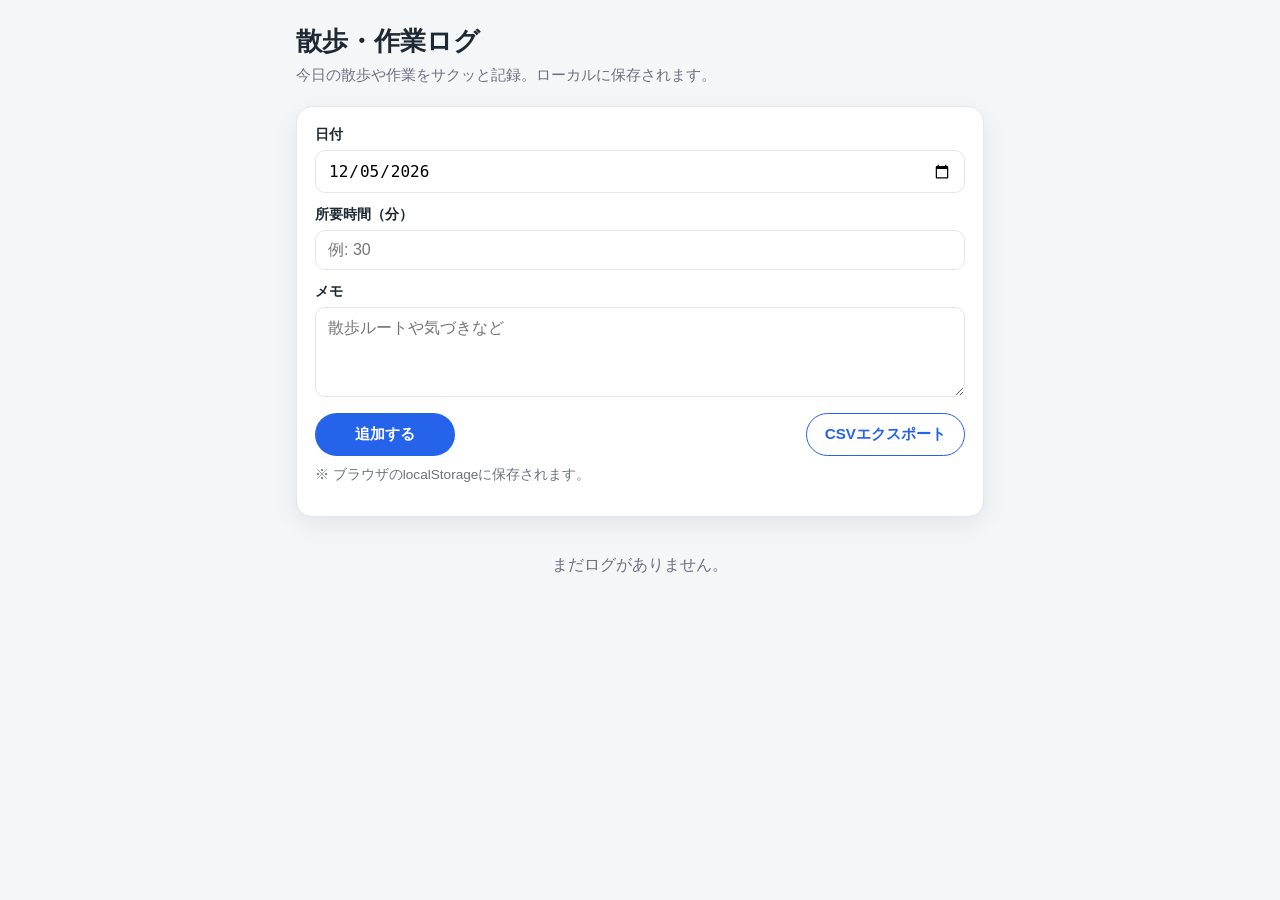
<file: index.html>
<!DOCTYPE html>
<html lang="ja">
<head>
  <meta charset="UTF-8">
  <meta name="viewport" content="width=device-width, initial-scale=1">
  <title>散歩・作業ログ</title>
  <style>
    :root {
      color-scheme: light;
      --bg: #f5f6f8;
      --card: #ffffff;
      --text: #1f2933;
      --muted: #6b7280;
      --accent: #2563eb;
      --danger: #dc2626;
      --border: #e5e7eb;
      --shadow: 0 8px 24px rgba(15, 23, 42, 0.08);
    }
    * {
      box-sizing: border-box;
    }
    body {
      margin: 0;
      font-family: "Noto Sans JP", "Hiragino Kaku Gothic ProN", "Yu Gothic", sans-serif;
      background: var(--bg);
      color: var(--text);
    }
    main {
      max-width: 720px;
      margin: 0 auto;
      padding: 24px 16px 40px;
    }
    header {
      margin-bottom: 20px;
    }
    h1 {
      font-size: 1.6rem;
      margin: 0 0 6px;
    }
    p.subtitle {
      margin: 0;
      color: var(--muted);
      font-size: 0.95rem;
    }
    .card {
      background: var(--card);
      border-radius: 16px;
      padding: 18px;
      box-shadow: var(--shadow);
      border: 1px solid var(--border);
    }
    .form-grid {
      display: grid;
      gap: 12px;
      margin-bottom: 12px;
    }
    label {
      display: block;
      font-weight: 600;
      margin-bottom: 6px;
      font-size: 0.9rem;
    }
    input, textarea {
      width: 100%;
      padding: 10px 12px;
      border-radius: 10px;
      border: 1px solid var(--border);
      font-size: 1rem;
      background: #fff;
    }
    textarea {
      min-height: 90px;
      resize: vertical;
    }
    .actions {
      display: flex;
      flex-wrap: wrap;
      gap: 10px;
      justify-content: space-between;
    }
    button {
      appearance: none;
      border: none;
      border-radius: 999px;
      padding: 10px 18px;
      font-size: 0.95rem;
      font-weight: 600;
      cursor: pointer;
      background: var(--accent);
      color: #fff;
      min-width: 140px;
    }
    button.secondary {
      background: #fff;
      color: var(--accent);
      border: 1px solid var(--accent);
    }
    button.danger {
      background: #fff;
      color: var(--danger);
      border: 1px solid var(--danger);
    }
    .list {
      margin-top: 18px;
      display: grid;
      gap: 12px;
    }
    .entry {
      border: 1px solid var(--border);
      border-radius: 14px;
      padding: 12px 14px;
      background: #fff;
      display: grid;
      gap: 6px;
    }
    .entry-header {
      display: flex;
      justify-content: space-between;
      gap: 12px;
      flex-wrap: wrap;
      font-weight: 600;
    }
    .entry-meta {
      color: var(--muted);
      font-size: 0.9rem;
    }
    .entry-actions {
      display: flex;
      justify-content: flex-end;
      margin-top: 6px;
    }
    .entry-actions button {
      min-width: auto;
      padding: 6px 14px;
      font-size: 0.85rem;
    }
    .empty {
      text-align: center;
      color: var(--muted);
      padding: 20px 0;
    }
    .footer-note {
      margin-top: 10px;
      font-size: 0.85rem;
      color: var(--muted);
    }
    @media (max-width: 540px) {
      button {
        width: 100%;
      }
      .actions {
        flex-direction: column;
      }
    }
  </style>
</head>
<body>
  <main>
    <header>
      <h1>散歩・作業ログ</h1>
      <p class="subtitle">今日の散歩や作業をサクッと記録。ローカルに保存されます。</p>
    </header>

    <section class="card" aria-label="ログ入力">
      <div class="form-grid">
        <div>
          <label for="date">日付</label>
          <input id="date" type="date" required>
        </div>
        <div>
          <label for="duration">所要時間（分）</label>
          <input id="duration" type="number" min="1" placeholder="例: 30" required>
        </div>
        <div>
          <label for="memo">メモ</label>
          <textarea id="memo" placeholder="散歩ルートや気づきなど"></textarea>
        </div>
      </div>
      <div class="actions">
        <button id="add">追加する</button>
        <button id="export" class="secondary">CSVエクスポート</button>
      </div>
      <p class="footer-note">※ ブラウザのlocalStorageに保存されます。</p>
    </section>

    <section aria-label="ログ一覧">
      <div class="list" id="list"></div>
    </section>
  </main>

  <script>
    const STORAGE_KEY = "walkLogs";
    const dateInput = document.getElementById("date");
    const durationInput = document.getElementById("duration");
    const memoInput = document.getElementById("memo");
    const listEl = document.getElementById("list");

    const todayIso = new Date().toISOString().slice(0, 10);
    dateInput.value = todayIso;

    const loadLogs = () => {
      try {
        const data = localStorage.getItem(STORAGE_KEY);
        return data ? JSON.parse(data) : [];
      } catch (error) {
        console.warn("保存データの読み込みに失敗しました", error);
        return [];
      }
    };

    const saveLogs = (logs) => {
      localStorage.setItem(STORAGE_KEY, JSON.stringify(logs));
    };

    const renderLogs = () => {
      const logs = loadLogs();
      listEl.innerHTML = "";
      if (logs.length === 0) {
        const empty = document.createElement("div");
        empty.className = "empty";
        empty.textContent = "まだログがありません。";
        listEl.appendChild(empty);
        return;
      }

      logs
        .sort((a, b) => b.createdAt - a.createdAt)
        .forEach((log) => {
          const entry = document.createElement("div");
          entry.className = "entry";

          const header = document.createElement("div");
          header.className = "entry-header";
          header.textContent = `${log.date} ・ ${log.duration}分`;

          const memo = document.createElement("div");
          memo.textContent = log.memo || "(メモなし)";

          const meta = document.createElement("div");
          meta.className = "entry-meta";
          meta.textContent = `記録日時: ${new Date(log.createdAt).toLocaleString()}`;

          const actions = document.createElement("div");
          actions.className = "entry-actions";

          const deleteBtn = document.createElement("button");
          deleteBtn.className = "danger";
          deleteBtn.textContent = "削除";
          deleteBtn.addEventListener("click", () => {
            const updated = loadLogs().filter((item) => item.id !== log.id);
            saveLogs(updated);
            renderLogs();
          });

          actions.appendChild(deleteBtn);
          entry.appendChild(header);
          entry.appendChild(memo);
          entry.appendChild(meta);
          entry.appendChild(actions);
          listEl.appendChild(entry);
        });
    };

    document.getElementById("add").addEventListener("click", () => {
      const date = dateInput.value || todayIso;
      const duration = Number(durationInput.value);
      const memo = memoInput.value.trim();

      if (!date || !duration || duration <= 0) {
        alert("日付と所要時間を入力してください。");
        return;
      }

      const logs = loadLogs();
      const newLog = {
        id: crypto.randomUUID(),
        date,
        duration,
        memo,
        createdAt: Date.now(),
      };

      logs.push(newLog);
      saveLogs(logs);
      durationInput.value = "";
      memoInput.value = "";
      dateInput.value = todayIso;
      renderLogs();
    });

    document.getElementById("export").addEventListener("click", () => {
      const logs = loadLogs();
      if (logs.length === 0) {
        alert("エクスポートするログがありません。");
        return;
      }
      const header = ["日付", "所要時間(分)", "メモ", "記録日時"];
      const rows = logs
        .sort((a, b) => b.createdAt - a.createdAt)
        .map((log) => [
          log.date,
          log.duration,
          log.memo ? log.memo.replace(/\n/g, " ") : "",
          new Date(log.createdAt).toLocaleString(),
        ]);
      const csv = [header, ...rows]
        .map((row) => row.map((cell) => `"${String(cell).replace(/"/g, '""')}"`).join(","))
        .join("\n");

      const blob = new Blob(["\ufeff", csv], { type: "text/csv" });
      const url = URL.createObjectURL(blob);
      const a = document.createElement("a");
      a.href = url;
      a.download = `walk-log-${todayIso}.csv`;
      document.body.appendChild(a);
      a.click();
      a.remove();
      URL.revokeObjectURL(url);
    });

    renderLogs();
  </script>
</body>
</html>
</file>
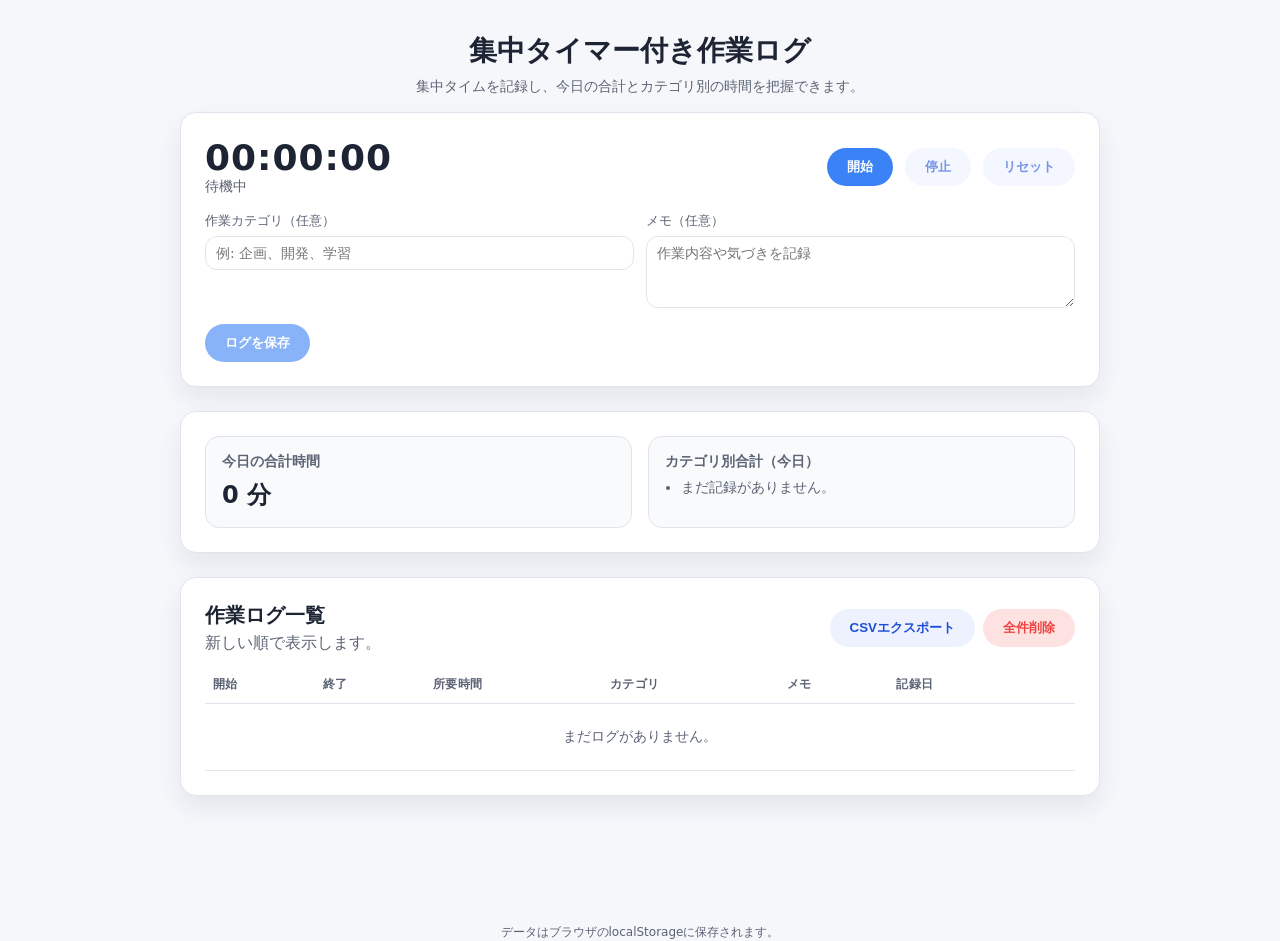
<file: apps/focus-log/index.html>
<!doctype html>
<html lang="ja">
<head>
  <meta charset="UTF-8" />
  <meta name="viewport" content="width=device-width, initial-scale=1" />
  <title>集中タイマー付き作業ログ</title>
  <style>
    :root {
      color-scheme: light;
      --bg: #f6f7fb;
      --card: #ffffff;
      --text: #1d2433;
      --muted: #5b6374;
      --accent: #3b82f6;
      --accent-dark: #1d4ed8;
      --border: #e0e4ec;
      --danger: #ef4444;
      --success: #16a34a;
    }

    * {
      box-sizing: border-box;
    }

    body {
      margin: 0;
      font-family: "Noto Sans JP", "Hiragino Sans", "Yu Gothic", system-ui, sans-serif;
      background: var(--bg);
      color: var(--text);
    }

    header {
      padding: 32px 20px 16px;
      text-align: center;
    }

    header h1 {
      margin: 0 0 8px;
      font-size: 28px;
    }

    header p {
      margin: 0;
      color: var(--muted);
      font-size: 14px;
    }

    main {
      max-width: 960px;
      margin: 0 auto 64px;
      padding: 0 20px 40px;
    }

    section {
      background: var(--card);
      border-radius: 16px;
      padding: 24px;
      box-shadow: 0 12px 24px rgba(20, 36, 64, 0.08);
      margin-bottom: 24px;
      border: 1px solid var(--border);
    }

    .timer-display {
      display: flex;
      align-items: center;
      justify-content: space-between;
      gap: 16px;
      flex-wrap: wrap;
    }

    .timer-value {
      font-size: 36px;
      font-weight: 700;
      letter-spacing: 1px;
    }

    .timer-meta {
      color: var(--muted);
      font-size: 14px;
    }

    .button-row {
      display: flex;
      gap: 12px;
      flex-wrap: wrap;
    }

    button {
      border: none;
      border-radius: 999px;
      padding: 10px 20px;
      font-weight: 600;
      cursor: pointer;
      transition: background 0.2s ease, transform 0.2s ease;
    }

    button:disabled {
      cursor: not-allowed;
      opacity: 0.6;
    }

    .primary {
      background: var(--accent);
      color: white;
    }

    .primary:hover:not(:disabled) {
      background: var(--accent-dark);
      transform: translateY(-1px);
    }

    .ghost {
      background: #eef2ff;
      color: var(--accent-dark);
    }

    .danger {
      background: #fee2e2;
      color: var(--danger);
    }

    .form-grid {
      display: grid;
      grid-template-columns: repeat(auto-fit, minmax(200px, 1fr));
      gap: 12px;
      margin-top: 16px;
    }

    label {
      display: flex;
      flex-direction: column;
      gap: 6px;
      font-size: 13px;
      color: var(--muted);
    }

    input, textarea {
      border-radius: 12px;
      border: 1px solid var(--border);
      padding: 8px 10px;
      font-size: 14px;
      font-family: inherit;
    }

    textarea {
      resize: vertical;
      min-height: 72px;
    }

    .summary-grid {
      display: grid;
      grid-template-columns: repeat(auto-fit, minmax(200px, 1fr));
      gap: 16px;
    }

    .summary-card {
      border: 1px solid var(--border);
      border-radius: 14px;
      padding: 16px;
      background: #f8fafc;
    }

    .summary-card h3 {
      margin: 0 0 8px;
      font-size: 14px;
      color: var(--muted);
    }

    .summary-card p {
      margin: 0;
      font-size: 24px;
      font-weight: 700;
    }

    .category-list {
      margin: 0;
      padding-left: 16px;
      color: var(--text);
    }

    .category-list li {
      margin-bottom: 6px;
      font-size: 14px;
    }

    table {
      width: 100%;
      border-collapse: collapse;
      font-size: 14px;
    }

    th, td {
      padding: 10px 8px;
      border-bottom: 1px solid var(--border);
      text-align: left;
      vertical-align: top;
    }

    th {
      font-size: 12px;
      color: var(--muted);
      text-transform: uppercase;
      letter-spacing: 0.04em;
    }

    .muted {
      color: var(--muted);
    }

    .actions {
      display: flex;
      gap: 8px;
    }

    .tag {
      display: inline-block;
      padding: 2px 8px;
      border-radius: 999px;
      background: #e0f2fe;
      color: #0369a1;
      font-size: 12px;
    }

    .empty {
      text-align: center;
      padding: 24px;
      color: var(--muted);
    }

    footer {
      text-align: center;
      color: var(--muted);
      font-size: 12px;
    }
  </style>
</head>
<body>
  <header>
    <h1>集中タイマー付き作業ログ</h1>
    <p>集中タイムを記録し、今日の合計とカテゴリ別の時間を把握できます。</p>
  </header>
  <main>
    <section>
      <div class="timer-display">
        <div>
          <div class="timer-value" id="timerDisplay">00:00:00</div>
          <div class="timer-meta" id="timerStatus">待機中</div>
        </div>
        <div class="button-row">
          <button class="primary" id="startButton">開始</button>
          <button class="ghost" id="stopButton" disabled>停止</button>
          <button class="ghost" id="resetButton" disabled>リセット</button>
        </div>
      </div>
      <div class="form-grid">
        <label>
          作業カテゴリ（任意）
          <input type="text" id="categoryInput" placeholder="例: 企画、開発、学習" />
        </label>
        <label>
          メモ（任意）
          <textarea id="memoInput" placeholder="作業内容や気づきを記録"></textarea>
        </label>
      </div>
      <div class="button-row" style="margin-top: 16px;">
        <button class="primary" id="saveButton" disabled>ログを保存</button>
      </div>
    </section>

    <section>
      <div class="summary-grid">
        <div class="summary-card">
          <h3>今日の合計時間</h3>
          <p id="todayTotal">0 分</p>
        </div>
        <div class="summary-card">
          <h3>カテゴリ別合計（今日）</h3>
          <ul class="category-list" id="categoryTotals">
            <li class="muted">まだ記録がありません。</li>
          </ul>
        </div>
      </div>
    </section>

    <section>
      <div class="timer-display" style="margin-bottom: 12px;">
        <div>
          <h2 style="margin: 0; font-size: 20px;">作業ログ一覧</h2>
          <p class="muted" style="margin: 4px 0 0;">新しい順で表示します。</p>
        </div>
        <div class="actions">
          <button class="ghost" id="exportButton">CSVエクスポート</button>
          <button class="danger" id="clearAllButton">全件削除</button>
        </div>
      </div>
      <div style="overflow-x: auto;">
        <table>
          <thead>
            <tr>
              <th>開始</th>
              <th>終了</th>
              <th>所要時間</th>
              <th>カテゴリ</th>
              <th>メモ</th>
              <th>記録日</th>
              <th></th>
            </tr>
          </thead>
          <tbody id="logTable">
            <tr>
              <td colspan="7" class="empty">まだログがありません。</td>
            </tr>
          </tbody>
        </table>
      </div>
    </section>
  </main>
  <footer>データはブラウザのlocalStorageに保存されます。</footer>

  <script>
    const STORAGE_KEY = "focusLogEntries";

    const timerDisplay = document.getElementById("timerDisplay");
    const timerStatus = document.getElementById("timerStatus");
    const startButton = document.getElementById("startButton");
    const stopButton = document.getElementById("stopButton");
    const resetButton = document.getElementById("resetButton");
    const saveButton = document.getElementById("saveButton");
    const categoryInput = document.getElementById("categoryInput");
    const memoInput = document.getElementById("memoInput");
    const todayTotal = document.getElementById("todayTotal");
    const categoryTotals = document.getElementById("categoryTotals");
    const logTable = document.getElementById("logTable");
    const exportButton = document.getElementById("exportButton");
    const clearAllButton = document.getElementById("clearAllButton");

    let startTime = null;
    let stopTime = null;
    let timerInterval = null;

    const pad = (value) => String(value).padStart(2, "0");

    const formatClock = (ms) => {
      const totalSeconds = Math.floor(ms / 1000);
      const hours = Math.floor(totalSeconds / 3600);
      const minutes = Math.floor((totalSeconds % 3600) / 60);
      const seconds = totalSeconds % 60;
      return `${pad(hours)}:${pad(minutes)}:${pad(seconds)}`;
    };

    const formatDateTime = (date) => {
      const year = date.getFullYear();
      const month = pad(date.getMonth() + 1);
      const day = pad(date.getDate());
      const hours = pad(date.getHours());
      const minutes = pad(date.getMinutes());
      return `${year}-${month}-${day} ${hours}:${minutes}`;
    };

    const formatDate = (date) => {
      const year = date.getFullYear();
      const month = pad(date.getMonth() + 1);
      const day = pad(date.getDate());
      return `${year}-${month}-${day}`;
    };

    const getEntries = () => {
      const stored = localStorage.getItem(STORAGE_KEY);
      if (!stored) return [];
      try {
        const parsed = JSON.parse(stored);
        return Array.isArray(parsed) ? parsed : [];
      } catch {
        return [];
      }
    };

    const saveEntries = (entries) => {
      localStorage.setItem(STORAGE_KEY, JSON.stringify(entries));
    };

    const updateTimerDisplay = () => {
      if (!startTime) {
        timerDisplay.textContent = "00:00:00";
        return;
      }
      const now = stopTime ?? new Date();
      const elapsed = Math.max(0, now - startTime);
      timerDisplay.textContent = formatClock(elapsed);
    };

    const updateStatus = (message, color) => {
      timerStatus.textContent = message;
      timerStatus.style.color = color || "";
    };

    const startTimer = () => {
      startTime = new Date();
      stopTime = null;
      updateStatus(`開始: ${formatDateTime(startTime)}`, "var(--success)");
      startButton.disabled = true;
      stopButton.disabled = false;
      resetButton.disabled = true;
      saveButton.disabled = true;
      categoryInput.disabled = true;
      memoInput.disabled = true;
      timerInterval = setInterval(updateTimerDisplay, 1000);
      updateTimerDisplay();
    };

    const stopTimer = () => {
      stopTime = new Date();
      if (timerInterval) {
        clearInterval(timerInterval);
        timerInterval = null;
      }
      updateTimerDisplay();
      updateStatus(`終了: ${formatDateTime(stopTime)}`, "var(--accent-dark)");
      startButton.disabled = true;
      stopButton.disabled = true;
      resetButton.disabled = false;
      saveButton.disabled = false;
      categoryInput.disabled = false;
      memoInput.disabled = false;
    };

    const resetTimer = () => {
      startTime = null;
      stopTime = null;
      if (timerInterval) {
        clearInterval(timerInterval);
        timerInterval = null;
      }
      updateTimerDisplay();
      updateStatus("待機中");
      startButton.disabled = false;
      stopButton.disabled = true;
      resetButton.disabled = true;
      saveButton.disabled = true;
      categoryInput.disabled = false;
      memoInput.disabled = false;
    };

    const calculateDurationMinutes = (start, end) => {
      const ms = Math.max(0, end - start);
      return Math.max(1, Math.ceil(ms / 60000));
    };

    const saveLog = () => {
      if (!startTime || !stopTime) return;
      const durationMinutes = calculateDurationMinutes(startTime, stopTime);
      const entry = {
        id: crypto.randomUUID(),
        start: startTime.toISOString(),
        end: stopTime.toISOString(),
        durationMinutes,
        category: categoryInput.value.trim(),
        memo: memoInput.value.trim(),
        recordedAt: new Date().toISOString(),
      };
      const entries = getEntries();
      entries.unshift(entry);
      saveEntries(entries);
      categoryInput.value = "";
      memoInput.value = "";
      resetTimer();
      renderAll();
    };

    const deleteEntry = (id) => {
      const entries = getEntries().filter((item) => item.id !== id);
      saveEntries(entries);
      renderAll();
    };

    const clearAll = () => {
      if (!confirm("本当に全てのログを削除しますか？")) return;
      saveEntries([]);
      renderAll();
    };

    const renderTable = (entries) => {
      logTable.innerHTML = "";
      if (!entries.length) {
        const row = document.createElement("tr");
        row.innerHTML = '<td colspan="7" class="empty">まだログがありません。</td>';
        logTable.appendChild(row);
        return;
      }
      entries.forEach((entry) => {
        const row = document.createElement("tr");
        const startDate = new Date(entry.start);
        const endDate = new Date(entry.end);
        row.innerHTML = `
          <td>${formatDateTime(startDate)}</td>
          <td>${formatDateTime(endDate)}</td>
          <td>${entry.durationMinutes} 分</td>
          <td>${entry.category ? `<span class="tag">${entry.category}</span>` : "-"}</td>
          <td>${entry.memo ? entry.memo.replace(/</g, "&lt;").replace(/>/g, "&gt;") : "-"}</td>
          <td>${formatDate(new Date(entry.recordedAt))}</td>
          <td><button class="danger" data-id="${entry.id}">削除</button></td>
        `;
        logTable.appendChild(row);
      });
      logTable.querySelectorAll("button[data-id]").forEach((button) => {
        button.addEventListener("click", () => deleteEntry(button.dataset.id));
      });
    };

    const renderSummary = (entries) => {
      const today = new Date();
      const todayKey = formatDate(today);
      const todayEntries = entries.filter((entry) => formatDate(new Date(entry.start)) === todayKey);
      const totalMinutes = todayEntries.reduce((sum, entry) => sum + entry.durationMinutes, 0);
      todayTotal.textContent = `${totalMinutes} 分`;

      const categoryMap = new Map();
      todayEntries.forEach((entry) => {
        const key = entry.category || "未分類";
        categoryMap.set(key, (categoryMap.get(key) || 0) + entry.durationMinutes);
      });

      categoryTotals.innerHTML = "";
      if (!categoryMap.size) {
        categoryTotals.innerHTML = '<li class="muted">まだ記録がありません。</li>';
        return;
      }

      Array.from(categoryMap.entries())
        .sort((a, b) => b[1] - a[1])
        .forEach(([category, minutes]) => {
          const li = document.createElement("li");
          li.textContent = `${category}: ${minutes} 分`;
          categoryTotals.appendChild(li);
        });
    };

    const renderAll = () => {
      const entries = getEntries();
      renderTable(entries);
      renderSummary(entries);
    };

    const exportCSV = () => {
      const entries = getEntries();
      if (!entries.length) {
        alert("エクスポートするログがありません。");
        return;
      }
      const headers = ["開始時刻", "終了時刻", "所要時間(分)", "カテゴリ", "メモ", "記録日時"];
      const rows = entries.map((entry) => [
        formatDateTime(new Date(entry.start)),
        formatDateTime(new Date(entry.end)),
        entry.durationMinutes,
        entry.category,
        entry.memo,
        formatDateTime(new Date(entry.recordedAt)),
      ]);
      const escapeValue = (value) => {
        const safe = value === null || value === undefined ? "" : String(value);
        return `"${safe.replace(/"/g, '""')}"`;
      };
      const csvContent = [headers, ...rows]
        .map((row) => row.map(escapeValue).join(","))
        .join("\n");
      const blob = new Blob([csvContent], { type: "text/csv;charset=utf-8;" });
      const url = URL.createObjectURL(blob);
      const link = document.createElement("a");
      link.href = url;
      link.download = `focus-log-${formatDate(new Date())}.csv`;
      document.body.appendChild(link);
      link.click();
      link.remove();
      URL.revokeObjectURL(url);
    };

    startButton.addEventListener("click", startTimer);
    stopButton.addEventListener("click", stopTimer);
    resetButton.addEventListener("click", resetTimer);
    saveButton.addEventListener("click", saveLog);
    exportButton.addEventListener("click", exportCSV);
    clearAllButton.addEventListener("click", clearAll);

    renderAll();
  </script>
</body>
</html>
</file>
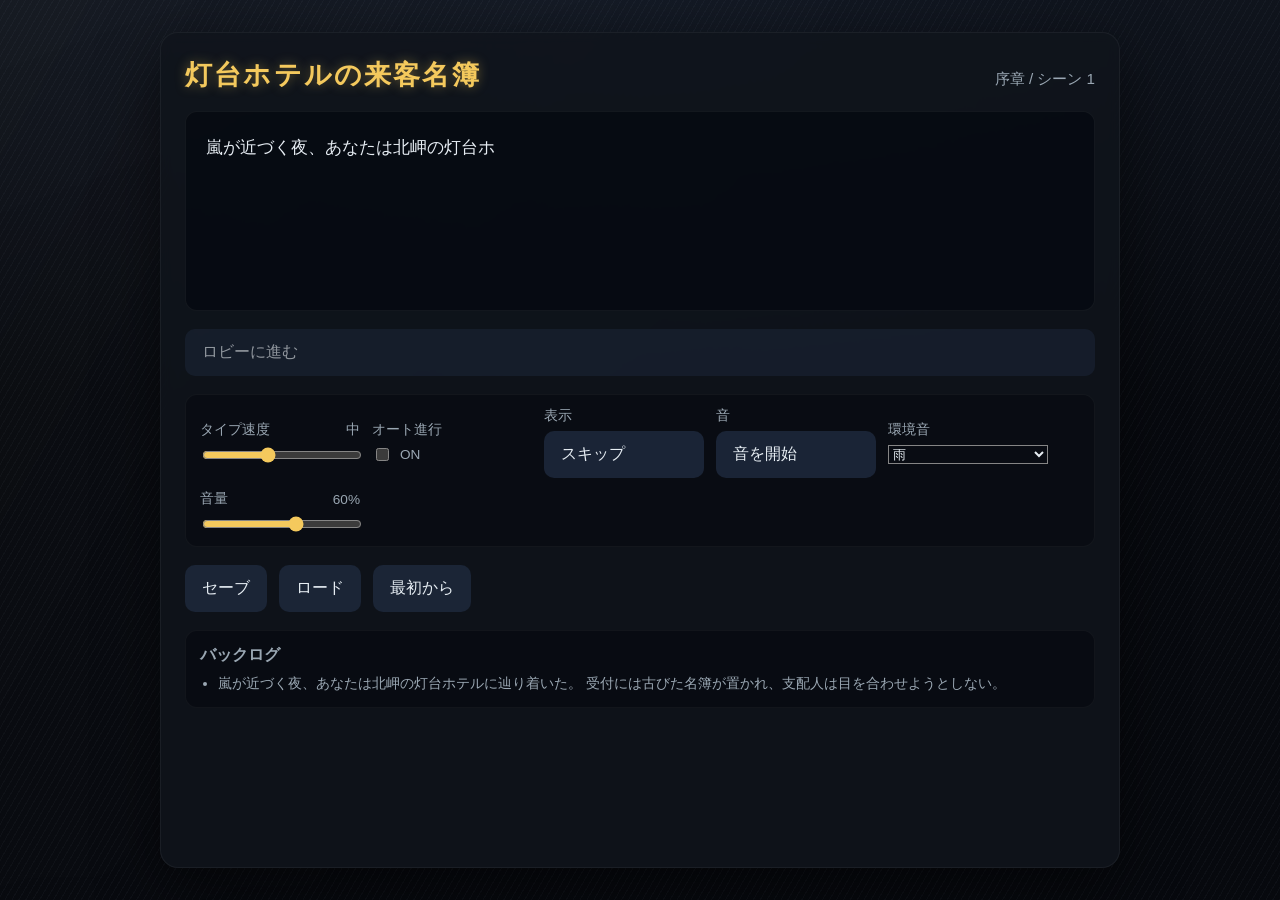
<file: apps/lighthouse-hotel/index.html>
<!doctype html>
<html lang="ja">
<head>
  <meta charset="utf-8" />
  <meta name="viewport" content="width=device-width, initial-scale=1" />
  <title>灯台ホテルの来客名簿</title>
  <style>
    :root {
      color-scheme: dark;
      --bg: #0b0f16;
      --panel: rgba(16, 20, 28, 0.85);
      --text: #e6edf3;
      --accent: #f4c95d;
      --muted: #9aa7b3;
      --button: rgba(30, 40, 60, 0.85);
      --button-hover: rgba(46, 63, 90, 0.95);
      --glow: rgba(244, 201, 93, 0.4);
    }

    * {
      box-sizing: border-box;
    }

    body {
      margin: 0;
      font-family: "Hiragino Kaku Gothic ProN", "Yu Gothic", "Noto Sans JP", sans-serif;
      color: var(--text);
      min-height: 100vh;
      display: flex;
      justify-content: center;
      padding: 32px 24px;
      background: radial-gradient(circle at top, #1b2638 0%, #0b0f16 45%, #06080c 100%);
      overflow: hidden;
    }

    .atmosphere,
    .atmosphere::before,
    .atmosphere::after {
      position: absolute;
      inset: -40% -20% 0 -20%;
      content: "";
      pointer-events: none;
    }

    .atmosphere {
      z-index: 0;
      background: linear-gradient(180deg, rgba(28, 36, 50, 0.7) 0%, rgba(7, 9, 14, 0.9) 60%);
    }

    .atmosphere::before {
      background-image: linear-gradient(120deg, rgba(255, 255, 255, 0.08) 0%, rgba(255, 255, 255, 0) 60%);
      filter: blur(20px);
      animation: fogMove 18s ease-in-out infinite;
      opacity: 0.6;
    }

    .atmosphere::after {
      background-image: linear-gradient(160deg, rgba(255, 255, 255, 0.12) 0%, rgba(255, 255, 255, 0) 55%);
      filter: blur(18px);
      animation: fogMove 26s ease-in-out infinite reverse;
      opacity: 0.35;
    }

    .rain {
      position: absolute;
      inset: -20% -50% 0 -50%;
      background-image: repeating-linear-gradient(
        120deg,
        rgba(200, 220, 255, 0.08) 0,
        rgba(200, 220, 255, 0.08) 1px,
        rgba(200, 220, 255, 0) 1px,
        rgba(200, 220, 255, 0) 6px
      );
      animation: rainMove 1.4s linear infinite;
      opacity: 0.4;
      z-index: 0;
      pointer-events: none;
    }

    @keyframes fogMove {
      0% {
        transform: translate3d(-5%, -2%, 0);
      }
      50% {
        transform: translate3d(5%, 2%, 0);
      }
      100% {
        transform: translate3d(-5%, -2%, 0);
      }
    }

    @keyframes rainMove {
      0% {
        transform: translateY(-10%);
      }
      100% {
        transform: translateY(10%);
      }
    }

    .app {
      position: relative;
      z-index: 1;
      width: min(960px, 100%);
      background: var(--panel);
      border-radius: 18px;
      padding: 24px;
      box-shadow: 0 20px 60px rgba(0, 0, 0, 0.5);
      display: flex;
      flex-direction: column;
      gap: 18px;
      border: 1px solid rgba(255, 255, 255, 0.05);
      backdrop-filter: blur(6px);
    }

    header {
      display: flex;
      flex-wrap: wrap;
      justify-content: space-between;
      gap: 12px;
      align-items: baseline;
    }

    h1 {
      font-size: 1.7rem;
      margin: 0;
      color: var(--accent);
      letter-spacing: 0.08em;
      text-shadow: 0 0 12px var(--glow);
    }

    .progress {
      font-size: 0.95rem;
      color: var(--muted);
    }

    .story {
      font-size: 1.05rem;
      line-height: 1.9;
      background: rgba(4, 8, 14, 0.65);
      padding: 20px;
      border-radius: 12px;
      min-height: 200px;
      border: 1px solid rgba(255, 255, 255, 0.05);
    }

    .story p {
      margin: 0 0 12px;
    }

    .typewriter-cursor {
      display: inline-block;
      width: 8px;
      height: 1.1em;
      background: var(--accent);
      margin-left: 2px;
      animation: blink 0.8s step-end infinite;
      vertical-align: text-bottom;
    }

    @keyframes blink {
      50% {
        opacity: 0;
      }
    }

    .choices {
      display: grid;
      gap: 10px;
    }

    button.choice,
    button.control {
      background: var(--button);
      color: var(--text);
      border: 1px solid transparent;
      padding: 12px 16px;
      border-radius: 10px;
      cursor: pointer;
      text-align: left;
      transition: all 0.2s ease;
      font-size: 0.98rem;
    }

    button.choice:hover,
    button.control:hover {
      background: var(--button-hover);
      border-color: var(--accent);
    }

    button.choice:disabled {
      cursor: not-allowed;
      opacity: 0.6;
    }

    .controls,
    .settings {
      display: flex;
      flex-wrap: wrap;
      gap: 12px;
      align-items: center;
    }

    .settings {
      background: rgba(7, 10, 16, 0.6);
      padding: 12px 14px;
      border-radius: 12px;
      border: 1px solid rgba(255, 255, 255, 0.04);
    }

    .setting {
      display: flex;
      flex-direction: column;
      gap: 6px;
      font-size: 0.85rem;
      color: var(--muted);
      min-width: 160px;
    }

    .setting input[type="range"],
    .setting select {
      width: 100%;
      accent-color: var(--accent);
      background: transparent;
      color: var(--text);
    }

    .setting label {
      display: flex;
      justify-content: space-between;
      align-items: center;
      gap: 8px;
    }

    .toggle {
      display: flex;
      align-items: center;
      gap: 8px;
    }

    .toggle input {
      accent-color: var(--accent);
    }

    .log {
      background: rgba(6, 9, 14, 0.55);
      border-radius: 12px;
      padding: 14px;
      border: 1px solid rgba(255, 255, 255, 0.04);
    }

    .log h2 {
      font-size: 1rem;
      margin: 0 0 8px;
      color: var(--muted);
    }

    .log ul {
      margin: 0;
      padding-left: 18px;
      display: grid;
      gap: 8px;
      font-size: 0.9rem;
      color: var(--muted);
    }

    .ending {
      border: 1px solid var(--accent);
      padding: 12px;
      border-radius: 12px;
      background: rgba(244, 201, 93, 0.12);
      margin-top: 6px;
    }

    @media (max-width: 700px) {
      .app {
        padding: 18px;
      }

      button.choice,
      button.control {
        font-size: 0.94rem;
      }

      .setting {
        min-width: 140px;
      }
    }
  </style>
</head>
<body>
  <div class="atmosphere"></div>
  <div class="rain"></div>
  <main class="app">
    <header>
      <h1>灯台ホテルの来客名簿</h1>
      <div class="progress" id="progress">章 1 / シーン 1</div>
    </header>
    <section class="story" id="story"></section>
    <section class="choices" id="choices"></section>
    <section class="settings">
      <div class="setting">
        <label for="speed">タイプ速度 <span id="speedValue">中</span></label>
        <input id="speed" type="range" min="20" max="120" value="60" />
      </div>
      <div class="setting">
        <label for="autoToggle">オート進行</label>
        <div class="toggle">
          <input id="autoToggle" type="checkbox" />
          <span>ON</span>
        </div>
      </div>
      <div class="setting">
        <label for="skip">表示</label>
        <button class="control" id="skip">スキップ</button>
      </div>
      <div class="setting">
        <label for="audioToggle">音</label>
        <button class="control" id="audioToggle">音を開始</button>
      </div>
      <div class="setting">
        <label for="soundPreset">環境音</label>
        <select id="soundPreset">
          <option value="rain">雨</option>
          <option value="wind">風</option>
          <option value="drone">低音ドローン</option>
        </select>
      </div>
      <div class="setting">
        <label for="volume">音量 <span id="volumeValue">60%</span></label>
        <input id="volume" type="range" min="0" max="100" value="60" />
      </div>
    </section>
    <section class="controls">
      <button class="control" id="save">セーブ</button>
      <button class="control" id="load">ロード</button>
      <button class="control" id="restart">最初から</button>
    </section>
    <section class="log">
      <h2>バックログ</h2>
      <ul id="log"></ul>
    </section>
  </main>

  <script>
    const storageKey = "lighthouse-hotel-save";
    const maxLogEntries = 5;
    const autoDelayMs = 2200;

    const storyData = {
      start: {
        id: "start",
        chapter: "序章",
        text: [
          "嵐が近づく夜、あなたは北岬の灯台ホテルに辿り着いた。",
          "受付には古びた名簿が置かれ、支配人は目を合わせようとしない。"
        ],
        choices: [
          { label: "ロビーに進む", next: "lobby" }
        ]
      },
      lobby: {
        id: "lobby",
        chapter: "第一章",
        text: [
          "ロビーの時計が低く鳴る。名簿の背表紙が妙に新しい。",
          "宿泊者はあなたのほかに二人だけだと支配人は言った。"
        ],
        choices: [
          { label: "名簿を確かめる", next: "guestbook", effects: { checkedGuestbook: true } },
          { label: "支配人に話を聞く", next: "hostOffice", effects: { confrontedHost: true } },
          { label: "廊下を見回す", next: "corridor" }
        ]
      },
      guestbook: {
        id: "guestbook",
        chapter: "第一章",
        text: [
          "名簿には昨晩の記録が抜け落ちている。書き直された跡もある。",
          "ページの間に、余白に挟まれた鍵の番号札が覗いた。"
        ],
        choices: [
          { label: "番号札を覚えて支配人に確認する", next: "hostOffice", effects: { confrontedHost: true } },
          { label: "宿泊客の一人に会う", next: "guest" }
        ]
      },
      corridor: {
        id: "corridor",
        chapter: "第一章",
        text: [
          "廊下には客室の札が二つ。片方だけ錆びた鍵穴が開いている。",
          "階段の下、物置に灯りが漏れていた。"
        ],
        choices: [
          { label: "物置を覗く", next: "storage" },
          { label: "ロビーに戻る", next: "lobby" }
        ]
      },
      storage: {
        id: "storage",
        chapter: "第一章",
        text: [
          "物置には予備の鍵束が吊られている。",
          "一本だけ新品で、名簿に書かれた番号と一致した。"
        ],
        choices: [
          { label: "予備鍵を手に取る", next: "lobby", effects: { gotSpareKey: true } }
        ]
      },
      hostOffice: {
        id: "hostOffice",
        chapter: "第二章",
        text: [
          "支配人の書斎は紙の匂いで満ちている。",
          "あなたの問いに、彼は視線を逸らしながら『嵐の前は記録が乱れる』と言った。"
        ],
        choices: [
          { label: "宿泊客の部屋に向かう", next: "guest" },
          { label: "嵐に備えロビーへ戻る", next: "storm" }
        ]
      },
      guest: {
        id: "guest",
        chapter: "第二章",
        text: [
          "宿泊客の青年は、窓辺で灯台を見つめていた。",
          "『このホテルの名簿は嘘が書かれている』と彼は囁く。"
        ],
        choices: [
          { label: "彼を信じて手を組む", next: "storm", effects: { trustedGuest: true } },
          { label: "距離を置いてロビーに戻る", next: "storm" }
        ]
      },
      storm: {
        id: "storm",
        chapter: "第三章",
        text: [
          "嵐が激しさを増し、灯台の明かりが揺れる。",
          "支配人は全員をロビーに集め、外部との連絡が断たれたと告げた。"
        ],
        choices: [
          { label: "名簿と鍵の違和感を整理する", next: "decision" },
          { label: "支配人を問い詰める", next: "decision", effects: { confrontedHost: true } }
        ]
      },
      decision: {
        id: "decision",
        chapter: "最終章",
        text: [
          "真実を掴むには、手元の断片をどう繋ぐかが鍵だ。",
          "あなたは深く息を吸い込み、次の一手を選ぶ。"
        ],
        choices: [
          {
            label: "証拠を揃えて真相を突きつける",
            next: "endingTruth",
            condition: (state) => state.checkedGuestbook && state.gotSpareKey && state.confrontedHost
          },
          {
            label: "支配人を強く非難する",
            next: "endingBad"
          },
          {
            label: "青年と共に行動する",
            next: "endingAccomplice",
            condition: (state) => state.trustedGuest
          }
        ]
      },
      endingTruth: {
        id: "endingTruth",
        chapter: "エンディング",
        ending: "正体解明（真相）",
        text: [
          "名簿の書き換えと予備鍵の番号が一致し、支配人の証言が崩れた。",
          "彼は事故を隠すために記録を改ざんしていたと告白する。",
          "嵐が明け、真実だけが灯台の光の中に残った。"
        ],
        choices: [
          { label: "最初から遊び直す", next: "start", restart: true }
        ]
      },
      endingBad: {
        id: "endingBad",
        chapter: "エンディング",
        ending: "誤認の連鎖（バッド）",
        text: [
          "確証のない非難は、支配人と宿泊客の間に決定的な亀裂を生んだ。",
          "名簿は燃やされ、真実は霧の中に消える。",
          "あなたは誤認の連鎖に飲み込まれていった。"
        ],
        choices: [
          { label: "最初から遊び直す", next: "start", restart: true }
        ]
      },
      endingAccomplice: {
        id: "endingAccomplice",
        chapter: "エンディング",
        ending: "共犯成立（中間）",
        text: [
          "青年は鍵束を隠し持っていた。あなたは名簿の改ざんに協力する。",
          "ふたりの嘘は嵐の音に紛れ、灯台ホテルに新たな客の名が刻まれる。",
          "真相は伏せられたまま、あなたは共犯として夜を越えた。"
        ],
        choices: [
          { label: "最初から遊び直す", next: "start", restart: true }
        ]
      }
    };

    const sceneOrder = Object.keys(storyData);
    const elements = {
      story: document.getElementById("story"),
      choices: document.getElementById("choices"),
      progress: document.getElementById("progress"),
      log: document.getElementById("log"),
      save: document.getElementById("save"),
      load: document.getElementById("load"),
      restart: document.getElementById("restart"),
      speed: document.getElementById("speed"),
      speedValue: document.getElementById("speedValue"),
      skip: document.getElementById("skip"),
      autoToggle: document.getElementById("autoToggle"),
      audioToggle: document.getElementById("audioToggle"),
      soundPreset: document.getElementById("soundPreset"),
      volume: document.getElementById("volume"),
      volumeValue: document.getElementById("volumeValue")
    };

    let currentSceneId = "start";
    let state = {
      gotSpareKey: false,
      checkedGuestbook: false,
      confrontedHost: false,
      trustedGuest: false
    };
    let backlog = [];
    let typingToken = 0;
    let typingDone = true;
    let pendingAutoAdvance = null;
    let audioContext = null;
    let masterGain = null;
    let ambienceNodes = null;

    const speedLabel = (value) => {
      if (value <= 40) return "遅い";
      if (value <= 80) return "中";
      return "速い";
    };

    const updateProgress = (sceneId) => {
      const scene = storyData[sceneId];
      const index = sceneOrder.indexOf(sceneId) + 1;
      elements.progress.textContent = `${scene.chapter} / シーン ${index}`;
    };

    const clearAutoAdvance = () => {
      if (pendingAutoAdvance) {
        clearTimeout(pendingAutoAdvance);
        pendingAutoAdvance = null;
      }
    };

    const updateLog = (scene) => {
      const summary = scene.text.join(" ");
      backlog.unshift(summary);
      backlog = backlog.slice(0, maxLogEntries);
      elements.log.innerHTML = "";
      backlog.forEach((entry) => {
        const li = document.createElement("li");
        li.textContent = entry;
        elements.log.appendChild(li);
      });
    };

    const applyEffects = (effects) => {
      if (!effects) return;
      state = { ...state, ...effects };
    };

    const disableChoices = (disabled) => {
      const buttons = elements.choices.querySelectorAll("button.choice");
      buttons.forEach((button) => {
        button.disabled = disabled;
      });
    };

    const renderChoices = (scene) => {
      elements.choices.innerHTML = "";
      const available = scene.choices.filter((choice) =>
        typeof choice.condition === "function" ? choice.condition(state) : true
      );

      available.forEach((choice) => {
        const button = document.createElement("button");
        button.className = "choice";
        button.textContent = choice.label;
        button.disabled = !typingDone;
        button.addEventListener("click", () => {
          playBlip(260, 0.12);
          if (choice.restart) {
            state = {
              gotSpareKey: false,
              checkedGuestbook: false,
              confrontedHost: false,
              trustedGuest: false
            };
            backlog = [];
          }
          applyEffects(choice.effects);
          goToScene(choice.next);
        });
        elements.choices.appendChild(button);
      });

      return available.length;
    };

    const wait = (ms) => new Promise((resolve) => setTimeout(resolve, ms));

    const typeParagraph = async (paragraph, container, token) => {
      const span = document.createElement("span");
      container.appendChild(span);
      for (let i = 0; i < paragraph.length; i += 1) {
        if (token !== typingToken) return;
        span.textContent += paragraph[i];
        await wait(Number(elements.speed.value));
      }
    };

    const renderStory = async (scene) => {
      typingToken += 1;
      const token = typingToken;
      typingDone = false;
      elements.story.innerHTML = "";
      clearAutoAdvance();
      const cursor = document.createElement("span");
      cursor.className = "typewriter-cursor";

      for (const paragraph of scene.text) {
        if (token !== typingToken) return;
        const p = document.createElement("p");
        elements.story.appendChild(p);
        await typeParagraph(paragraph, p, token);
        elements.story.appendChild(cursor);
      }

      if (scene.ending) {
        const endingTag = document.createElement("div");
        endingTag.className = "ending";
        endingTag.textContent = `エンディング: ${scene.ending}`;
        elements.story.appendChild(endingTag);
      }

      if (token !== typingToken) return;
      typingDone = true;
      cursor.remove();
      disableChoices(false);
      scheduleAutoAdvance(scene);
    };

    const updateCursor = (active) => {
      const existing = elements.story.querySelector(".typewriter-cursor");
      if (active && !existing) {
        const cursor = document.createElement("span");
        cursor.className = "typewriter-cursor";
        elements.story.appendChild(cursor);
      }
      if (!active && existing) {
        existing.remove();
      }
    };

    const skipTyping = () => {
      if (typingDone) return;
      typingToken += 1;
      typingDone = true;
      const scene = storyData[currentSceneId];
      elements.story.innerHTML = "";
      scene.text.forEach((paragraph) => {
        const p = document.createElement("p");
        p.textContent = paragraph;
        elements.story.appendChild(p);
      });
      if (scene.ending) {
        const endingTag = document.createElement("div");
        endingTag.className = "ending";
        endingTag.textContent = `エンディング: ${scene.ending}`;
        elements.story.appendChild(endingTag);
      }
      updateCursor(false);
      disableChoices(false);
      scheduleAutoAdvance(scene);
    };

    const scheduleAutoAdvance = (scene) => {
      clearAutoAdvance();
      if (!elements.autoToggle.checked) return;
      const available = scene.choices.filter((choice) =>
        typeof choice.condition === "function" ? choice.condition(state) : true
      );
      if (available.length !== 1) return;
      pendingAutoAdvance = setTimeout(() => {
        applyEffects(available[0].effects);
        playBlip(220, 0.1);
        goToScene(available[0].next);
      }, autoDelayMs);
    };

    const goToScene = (sceneId) => {
      currentSceneId = sceneId;
      const scene = storyData[sceneId];
      updateProgress(sceneId);
      updateLog(scene);
      disableChoices(true);
      renderStory(scene);
      renderChoices(scene);
      playBlip(320, 0.08);
    };

    const saveGame = () => {
      const payload = {
        sceneId: currentSceneId,
        state
      };
      localStorage.setItem(storageKey, JSON.stringify(payload));
      alert("セーブしました。");
    };

    const loadGame = () => {
      const raw = localStorage.getItem(storageKey);
      if (!raw) {
        alert("セーブデータがありません。");
        return;
      }
      const data = JSON.parse(raw);
      currentSceneId = data.sceneId || "start";
      state = {
        gotSpareKey: false,
        checkedGuestbook: false,
        confrontedHost: false,
        trustedGuest: false,
        ...data.state
      };
      backlog = [];
      goToScene(currentSceneId);
    };

    const restartGame = () => {
      state = {
        gotSpareKey: false,
        checkedGuestbook: false,
        confrontedHost: false,
        trustedGuest: false
      };
      backlog = [];
      goToScene("start");
    };

    const updateSpeedLabel = () => {
      const value = Number(elements.speed.value);
      elements.speedValue.textContent = speedLabel(value);
    };

    const updateVolumeLabel = () => {
      elements.volumeValue.textContent = `${elements.volume.value}%`;
    };

    const setMasterVolume = () => {
      if (!masterGain) return;
      masterGain.gain.value = Number(elements.volume.value) / 100;
    };

    const createNoiseBuffer = (context) => {
      const bufferSize = context.sampleRate * 2;
      const buffer = context.createBuffer(1, bufferSize, context.sampleRate);
      const data = buffer.getChannelData(0);
      for (let i = 0; i < bufferSize; i += 1) {
        data[i] = Math.random() * 2 - 1;
      }
      return buffer;
    };

    const createRain = (context) => {
      const source = context.createBufferSource();
      source.buffer = createNoiseBuffer(context);
      source.loop = true;
      const filter = context.createBiquadFilter();
      filter.type = "highpass";
      filter.frequency.value = 600;
      const gain = context.createGain();
      gain.gain.value = 0.35;
      source.connect(filter).connect(gain);
      return { source, gain };
    };

    const createWind = (context) => {
      const source = context.createBufferSource();
      source.buffer = createNoiseBuffer(context);
      source.loop = true;
      const filter = context.createBiquadFilter();
      filter.type = "lowpass";
      filter.frequency.value = 420;
      const gain = context.createGain();
      gain.gain.value = 0.35;
      source.connect(filter).connect(gain);
      return { source, gain };
    };

    const createDrone = (context) => {
      const oscillator = context.createOscillator();
      oscillator.type = "sine";
      oscillator.frequency.value = 54;
      const gain = context.createGain();
      gain.gain.value = 0.45;
      oscillator.connect(gain);
      return { source: oscillator, gain };
    };

    const startAudio = async () => {
      if (audioContext) {
        await audioContext.resume();
        return;
      }
      audioContext = new AudioContext();
      masterGain = audioContext.createGain();
      masterGain.connect(audioContext.destination);
      ambienceNodes = {
        rain: createRain(audioContext),
        wind: createWind(audioContext),
        drone: createDrone(audioContext)
      };
      Object.values(ambienceNodes).forEach((node) => {
        node.gain.connect(masterGain);
        node.source.start();
      });
      setPreset(elements.soundPreset.value);
      setMasterVolume();
    };

    const setPreset = (preset) => {
      if (!ambienceNodes) return;
      Object.entries(ambienceNodes).forEach(([key, node]) => {
        node.gain.gain.value = key === preset ? 0.5 : 0.02;
      });
    };

    const playBlip = (frequency, duration) => {
      if (!audioContext) return;
      const oscillator = audioContext.createOscillator();
      const gain = audioContext.createGain();
      oscillator.type = "square";
      oscillator.frequency.value = frequency;
      gain.gain.value = 0.18;
      oscillator.connect(gain).connect(masterGain);
      oscillator.start();
      oscillator.stop(audioContext.currentTime + duration);
    };

    elements.save.addEventListener("click", saveGame);
    elements.load.addEventListener("click", loadGame);
    elements.restart.addEventListener("click", restartGame);
    elements.speed.addEventListener("input", updateSpeedLabel);
    elements.skip.addEventListener("click", skipTyping);
    elements.autoToggle.addEventListener("change", () => {
      if (typingDone) {
        scheduleAutoAdvance(storyData[currentSceneId]);
      }
    });
    elements.audioToggle.addEventListener("click", async () => {
      await startAudio();
      elements.audioToggle.textContent = "音を再開";
      playBlip(440, 0.12);
    });
    elements.soundPreset.addEventListener("change", (event) => {
      setPreset(event.target.value);
      playBlip(300, 0.1);
    });
    elements.volume.addEventListener("input", () => {
      updateVolumeLabel();
      setMasterVolume();
    });

    updateSpeedLabel();
    updateVolumeLabel();
    goToScene(currentSceneId);
  </script>
</body>
</html>
</file>
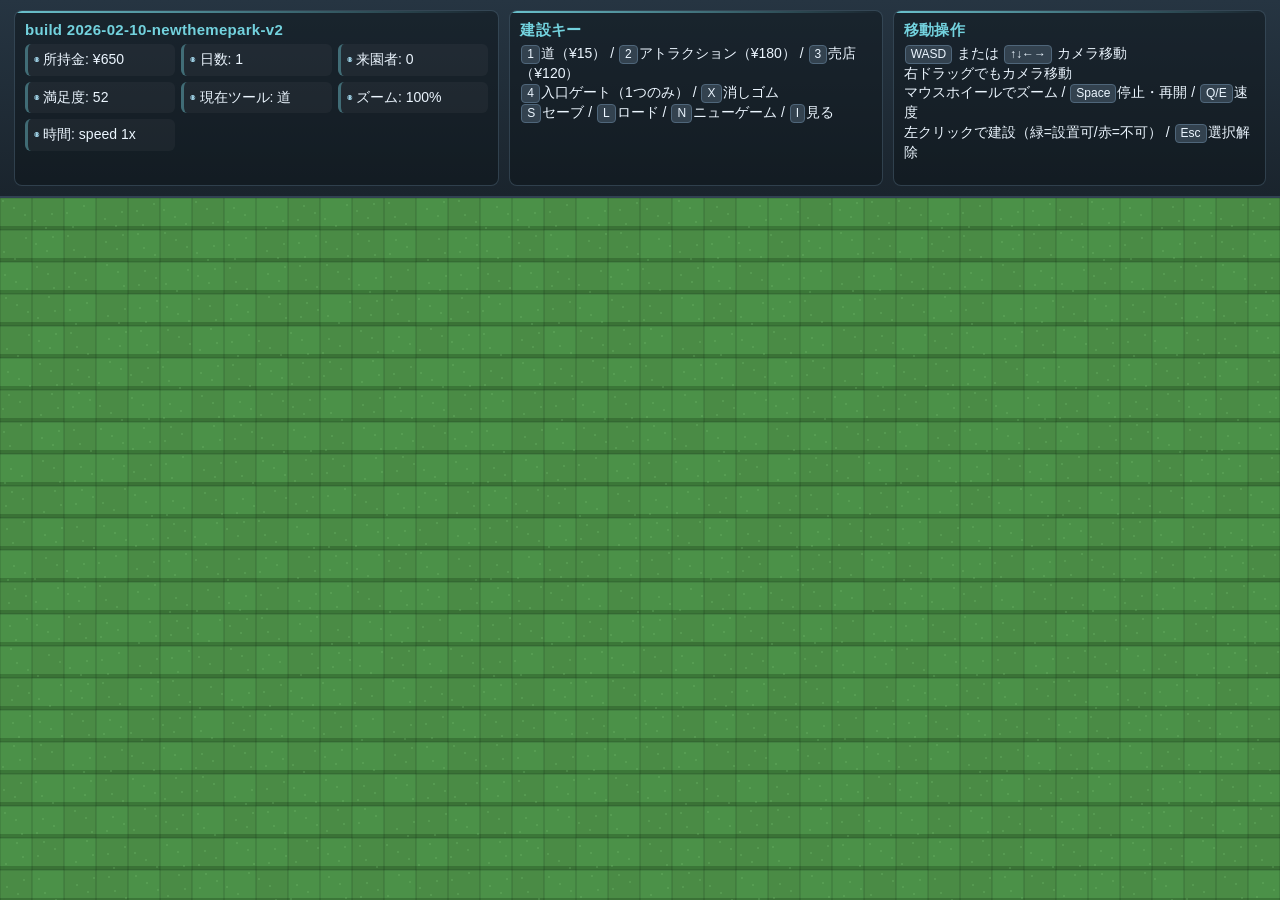
<file: apps/newthemepark/index.html>
<!doctype html>
<html lang="ja">
<head>
  <meta charset="UTF-8" />
  <meta name="viewport" content="width=device-width,initial-scale=1" />
  <title>build 2026-02-10-newthemepark-v2</title>
  <link rel="icon" href="data:," />
  <style>
    :root {
      color-scheme: dark;
      --bg: #141a1f;
      --panel: #1d2730;
      --panel-border: #314252;
      --accent: #73d2de;
      --text: #ecf6ff;
      --good: #94f7b5;
      --warn: #ffd27a;
      --bad: #ff8b8b;
    }

    * { box-sizing: border-box; }

    html, body {
      margin: 0;
      height: 100%;
      background: var(--bg);
      color: var(--text);
      font-family: "Segoe UI", "Hiragino Kaku Gothic ProN", "Yu Gothic", sans-serif;
      overflow: hidden;
    }

    #game-root {
      height: 100%;
      display: grid;
      grid-template-rows: auto 1fr;
    }

    #hud {
      background: linear-gradient(#263542, #1a242d);
      border-bottom: 2px solid var(--panel-border);
      padding: 10px 14px;
      display: grid;
      grid-template-columns: 1.3fr 1fr 1fr;
      gap: 10px;
      font-size: 14px;
      line-height: 1.4;
    }

    .hud-card {
      background: rgba(13, 19, 24, 0.45);
      border: 1px solid rgba(130, 170, 200, 0.25);
      border-radius: 8px;
      padding: 8px 10px;
      min-width: 0;
      position: relative;
      overflow: hidden;
    }

    .hud-card::after {
      content: "";
      position: absolute;
      left: 0;
      right: 0;
      top: 0;
      height: 2px;
      background: linear-gradient(90deg, rgba(115,210,222,0.9), rgba(115,210,222,0));
    }

    .hud-title {
      font-size: 15px;
      margin: 0 0 4px;
      color: var(--accent);
      font-weight: 700;
      letter-spacing: 0.3px;
    }

    .stats-grid {
      display: grid;
      grid-template-columns: repeat(3, minmax(0, 1fr));
      gap: 6px;
    }

    .stat {
      background: rgba(255, 255, 255, 0.04);
      border-radius: 6px;
      padding: 6px;
      border-left: 3px solid rgba(115, 210, 222, 0.4);
      white-space: nowrap;
      overflow: hidden;
      text-overflow: ellipsis;
    }

    .stat::before {
      content: "◉ ";
      color: rgba(176, 233, 255, 0.9);
      font-size: 11px;
    }

    .status {
      margin-top: 6px;
      min-height: 20px;
      color: var(--warn);
      font-weight: 600;
      white-space: nowrap;
      overflow: hidden;
      text-overflow: ellipsis;
    }

    #canvas-wrap {
      position: relative;
      overflow: hidden;
      background:
        linear-gradient(45deg, #151f26 25%, transparent 25%),
        linear-gradient(-45deg, #151f26 25%, transparent 25%),
        linear-gradient(45deg, transparent 75%, #151f26 75%),
        linear-gradient(-45deg, transparent 75%, #151f26 75%);
      background-size: 28px 28px;
      background-position: 0 0, 0 14px, 14px -14px, -14px 0;
    }

    canvas {
      display: block;
      width: 100%;
      height: 100%;
      image-rendering: pixelated;
      cursor: crosshair;
    }

    .kbd {
      display: inline-block;
      background: #33424f;
      border: 1px solid #4f667a;
      border-radius: 4px;
      padding: 0 5px;
      margin: 0 1px;
      font-size: 12px;
    }

    @media (max-width: 1200px) {
      #hud {
        grid-template-columns: 1fr;
      }
      .stats-grid {
        grid-template-columns: repeat(2, minmax(0, 1fr));
      }
    }
  </style>
</head>
<body>
  <div id="game-root">
    <div id="hud">
      <div class="hud-card">
        <h1 class="hud-title">build 2026-02-10-newthemepark-v2</h1>
        <div class="stats-grid">
          <div class="stat" id="money"></div>
          <div class="stat" id="day"></div>
          <div class="stat" id="visitors"></div>
          <div class="stat" id="satisfaction"></div>
          <div class="stat" id="tool"></div>
          <div class="stat" id="zoom"></div>
          <div class="stat" id="timectrl"></div>
        </div>
        <div class="status" id="status"></div>
      </div>
      <div class="hud-card">
        <h2 class="hud-title">建設キー</h2>
        <div><span class="kbd">1</span>道（¥15） / <span class="kbd">2</span>アトラクション（¥180） / <span class="kbd">3</span>売店（¥120）</div>
        <div><span class="kbd">4</span>入口ゲート（1つのみ） / <span class="kbd">X</span>消しゴム</div>
        <div><span class="kbd">S</span>セーブ / <span class="kbd">L</span>ロード / <span class="kbd">N</span>ニューゲーム / <span class="kbd">I</span>見る</div>
      </div>
      <div class="hud-card">
        <h2 class="hud-title">移動操作</h2>
        <div><span class="kbd">WASD</span> または <span class="kbd">↑↓←→</span> カメラ移動</div>
        <div>右ドラッグでもカメラ移動</div>
        <div>マウスホイールでズーム / <span class="kbd">Space</span>停止・再開 / <span class="kbd">Q/E</span>速度</div>
        <div>左クリックで建設（緑=設置可/赤=不可） / <span class="kbd">Esc</span>選択解除</div>
      </div>
    </div>
    <div id="canvas-wrap">
      <canvas id="game-canvas" aria-label="2Dテーマパークゲーム"></canvas>
      <div id="inspect-panel" style="position:absolute;right:12px;top:12px;min-width:260px;max-width:340px;background:rgba(9,16,22,.9);border:1px solid rgba(133,171,205,.45);border-radius:10px;padding:10px 12px;box-shadow:0 8px 24px rgba(0,0,0,.35);display:none;z-index:5;">
        <div style="font-weight:700;color:#9fe9ff;margin-bottom:6px;">施設情報（Inspect）</div>
        <div id="inspect-content" style="font-size:13px;line-height:1.5;"></div>
      </div>
    </div>
  </div>

  <script>
    (() => {
      "use strict";

      // -----------------------------
      // Constants / Config
      // -----------------------------
      const BUILD_ID = "build 2026-02-10-newthemepark-v2";
      const SAVE_KEY = "newthemepark-save-v2";
      const LEGACY_SAVE_KEY = "newthemepark-save-v1";
      const MAP_W = 72;
      const MAP_H = 48;
      const BASE_TILE = 32;
      const DAY_SECONDS = 16;
      const SPAWN_INTERVAL = 2.2;
      const MAX_VISITORS = 120;
      const SPEED_LEVELS = [0.5, 1, 2, 4];

      const TOOL = {
        ROAD: "road",
        RIDE: "ride",
        SHOP: "shop",
        GATE: "gate",
        ERASE: "erase",
        INSPECT: "inspect",
      };

      const COSTS = {
        road: 15,
        ride: 180,
        shop: 120,
        gate: 0,
      };

      const INCOME = {
        ride: 55,
        shop: 28,
      };

      const MAINTENANCE = {
        ride: 8,
        shop: 5,
      };

      // -----------------------------
      // Utilities
      // -----------------------------
      const clamp = (v, min, max) => Math.max(min, Math.min(max, v));
      const randInt = (min, max) => Math.floor(Math.random() * (max - min + 1)) + min;
      const key = (x, y) => `${x},${y}`;

      function neighbors4(x, y) {
        return [
          { x: x + 1, y },
          { x: x - 1, y },
          { x, y: y + 1 },
          { x, y: y - 1 },
        ];
      }

      function tileInBounds(x, y) {
        return x >= 0 && y >= 0 && x < MAP_W && y < MAP_H;
      }

      function bfsPath(start, goal, roadSet) {
        const startKey = key(start.x, start.y);
        const goalKey = key(goal.x, goal.y);
        if (startKey === goalKey) return [start];

        const q = [start];
        let qi = 0;
        const parent = new Map();
        const visited = new Set([startKey]);

        while (qi < q.length) {
          const p = q[qi++];
          for (const n of neighbors4(p.x, p.y)) {
            if (!tileInBounds(n.x, n.y)) continue;
            const nk = key(n.x, n.y);
            if (visited.has(nk)) continue;
            if (!roadSet.has(nk) && nk !== goalKey) continue;
            visited.add(nk);
            parent.set(nk, p);
            if (nk === goalKey) {
              const path = [goal];
              let cur = p;
              while (cur) {
                path.push(cur);
                const curKey = key(cur.x, cur.y);
                cur = parent.get(curKey);
              }
              path.reverse();
              return path;
            }
            q.push(n);
          }
        }
        return null;
      }

      // -----------------------------
      // State
      // -----------------------------
      const state = {
        roads: new Set(),
        facilities: [],
        gate: { x: 4, y: Math.floor(MAP_H / 2) },
        visitors: [],
        nextFacilityId: 1,
        money: 650,
        day: 1,
        dayTimer: 0,
        spawnTimer: 0,
        totalEntries: 0,
        totalServed: 0,
        lastStatus: "",
        statusTimer: 0,
        tool: TOOL.ROAD,
        cameraX: 0,
        cameraY: 0,
        zoom: 1,
        floaters: [],
        paused: false,
        speedIndex: 1,
        selectedFacilityId: null,
        gameClock: 0,
      };

      // default starter roads
      for (let y = state.gate.y - 2; y <= state.gate.y + 2; y += 1) {
        state.roads.add(key(5, y));
      }
      for (let x = 5; x < 12; x += 1) {
        state.roads.add(key(x, state.gate.y));
      }

      // -----------------------------
      // DOM refs
      // -----------------------------
      const canvas = document.getElementById("game-canvas");
      const wrap = document.getElementById("canvas-wrap");
      const ctx = canvas.getContext("2d", { alpha: false });
      const hudMoney = document.getElementById("money");
      const hudDay = document.getElementById("day");
      const hudVisitors = document.getElementById("visitors");
      const hudSatisfaction = document.getElementById("satisfaction");
      const hudTool = document.getElementById("tool");
      const hudStatus = document.getElementById("status");
      const hudZoom = document.getElementById("zoom");
      const hudTimeCtrl = document.getElementById("timectrl");
      const inspectPanel = document.getElementById("inspect-panel");
      const inspectContent = document.getElementById("inspect-content");

      if (!ctx) {
        console.error("Canvas context unavailable");
        return;
      }

      // -----------------------------
      // Camera / Resize / Input state
      // -----------------------------
      const keys = new Set();
      let mouseTile = { x: -1, y: -1 };
      let isRightDragging = false;
      let dragLast = { x: 0, y: 0 };

      function resizeCanvas() {
        const dpr = Math.max(1, window.devicePixelRatio || 1);
        const w = wrap.clientWidth;
        const h = wrap.clientHeight;
        canvas.width = Math.floor(w * dpr);
        canvas.height = Math.floor(h * dpr);
        ctx.setTransform(dpr, 0, 0, dpr, 0, 0);
      }

      function getTileSize() {
        return BASE_TILE * state.zoom;
      }

      function getVisibleWorldBounds() {
        const tile = getTileSize();
        const w = wrap.clientWidth;
        const h = wrap.clientHeight;
        return {
          minX: state.cameraX,
          minY: state.cameraY,
          maxX: state.cameraX + w / tile,
          maxY: state.cameraY + h / tile,
        };
      }

      function screenToTile(sx, sy) {
        const rect = canvas.getBoundingClientRect();
        const localX = sx - rect.left;
        const localY = sy - rect.top;
        const tile = getTileSize();
        return {
          x: Math.floor(localX / tile + state.cameraX),
          y: Math.floor(localY / tile + state.cameraY),
        };
      }

      function clampCamera() {
        const tile = getTileSize();
        const maxX = Math.max(0, MAP_W - wrap.clientWidth / tile);
        const maxY = Math.max(0, MAP_H - wrap.clientHeight / tile);
        state.cameraX = clamp(state.cameraX, 0, maxX);
        state.cameraY = clamp(state.cameraY, 0, maxY);
      }

      function setStatus(msg, duration = 2.0) {
        state.lastStatus = msg;
        state.statusTimer = duration;
      }

      // -----------------------------
      // Build placement rules
      // -----------------------------
      function getFacilityAt(x, y) {
        return state.facilities.find((f) => f.x === x && f.y === y) || null;
      }

      function isGateAt(x, y) {
        return state.gate && state.gate.x === x && state.gate.y === y;
      }

      function hasRoadAdjacent(x, y) {
        return neighbors4(x, y).some((n) => state.roads.has(key(n.x, n.y)));
      }

      function canPlaceFacility(x, y) {
        if (!tileInBounds(x, y)) return { ok: false, reason: "マップ外です" };
        if (state.roads.has(key(x, y))) return { ok: false, reason: "道の上には置けません" };
        if (isGateAt(x, y)) return { ok: false, reason: "入口ゲートがある場所です" };
        if (getFacilityAt(x, y)) return { ok: false, reason: "すでに施設があります" };
        if (!hasRoadAdjacent(x, y)) return { ok: false, reason: "施設は道に隣接した草地にのみ置けます" };
        return { ok: true };
      }

      function spend(cost) {
        if (state.money < cost) {
          setStatus("資金不足で建設できません");
          return false;
        }
        state.money -= cost;
        return true;
      }

      function handleBuild(x, y) {
        if (!tileInBounds(x, y)) return;
        const posKey = key(x, y);

        if (state.tool === TOOL.ROAD) {
          if (isGateAt(x, y)) {
            setStatus("入口ゲート上に道は敷けません");
            return;
          }
          if (getFacilityAt(x, y)) {
            setStatus("施設の上に道は敷けません");
            return;
          }
          if (state.roads.has(posKey)) return;
          if (!spend(COSTS.road)) return;
          state.roads.add(posKey);
          setStatus("道を建設しました", 1.1);
          return;
        }

        if (state.tool === TOOL.RIDE || state.tool === TOOL.SHOP) {
          const type = state.tool === TOOL.RIDE ? "ride" : "shop";
          const check = canPlaceFacility(x, y);
          if (!check.ok) {
            setStatus(check.reason);
            return;
          }
          if (!spend(COSTS[type])) return;
          state.facilities.push({
            id: state.nextFacilityId++,
            type,
            x,
            y,
            served: 0,
            lifetimeRevenue: 0,
            todayRevenue: 0,
            lastServedAt: null,
          });
          setStatus(type === "ride" ? "アトラクション建設！" : "売店を設置！", 1.1);
          return;
        }

        if (state.tool === TOOL.GATE) {
          if (!tileInBounds(x, y)) return;
          if (getFacilityAt(x, y)) {
            setStatus("施設がある場所には入口を置けません");
            return;
          }
          if (state.roads.has(posKey)) {
            setStatus("道の上には入口を置けません");
            return;
          }
          state.gate = { x, y };
          setStatus("入口ゲートを移動しました", 1.2);
          return;
        }

        if (state.tool === TOOL.INSPECT) {
          return !!getFacilityAt(x, y);
        }
        if (state.tool === TOOL.ERASE) {
          if (isGateAt(x, y)) {
            state.gate = null;
            state.visitors = [];
            setStatus("入口ゲートを撤去しました", 1.2);
            return;
          }
          const i = state.facilities.findIndex((f) => f.x === x && f.y === y);
          if (i >= 0) {
            const removed = state.facilities[i];
            state.facilities.splice(i, 1);
            if (state.selectedFacilityId === removed.id) state.selectedFacilityId = null;
            setStatus("施設を撤去しました", 1.1);
            return;
          }
          if (state.roads.delete(posKey)) {
            setStatus("道を撤去しました", 1.1);
          }
        }
      }

      // -----------------------------
      // Visitors
      // -----------------------------
      function roadTargetsNearFacility(facility) {
        return neighbors4(facility.x, facility.y).filter((n) => state.roads.has(key(n.x, n.y)));
      }

      function findPathToFacility(from, facility) {
        const targets = roadTargetsNearFacility(facility);
        let best = null;
        for (const t of targets) {
          const p = bfsPath(from, t, state.roads);
          if (p && (!best || p.length < best.length)) best = p;
        }
        return best;
      }

      function spawnVisitor() {
        if (!state.gate) {
          return;
        }
        if (state.visitors.length >= MAX_VISITORS) {
          return;
        }

        const around = neighbors4(state.gate.x, state.gate.y).filter((n) => state.roads.has(key(n.x, n.y)));
        if (!around.length) {
          setStatus("入口ゲートの隣に道が必要です");
          return;
        }

        const spawnTile = around[randInt(0, around.length - 1)];
        state.visitors.push({
          x: spawnTile.x + 0.5,
          y: spawnTile.y + 0.5,
          speed: 2.0 + Math.random() * 0.6,
          path: [],
          pathIndex: 0,
          targetFacilityId: null,
          stayTimer: 0,
          mood: 55 + Math.random() * 35,
          phase: "seeking",
          wanderTimer: 0,
          colorSeed: Math.random(),
        });
        state.totalEntries += 1;
      }

      function assignTarget(visitor) {
        const from = { x: Math.floor(visitor.x), y: Math.floor(visitor.y) };
        const facilities = state.facilities.slice();
        if (!facilities.length) {
          visitor.phase = "leaving";
          return;
        }

        for (let i = facilities.length - 1; i > 0; i -= 1) {
          const j = randInt(0, i);
          const t = facilities[i];
          facilities[i] = facilities[j];
          facilities[j] = t;
        }

        let bestPath = null;
        let picked = null;
        for (const facility of facilities) {
          const p = findPathToFacility(from, facility);
          if (p && (!bestPath || p.length < bestPath.length)) {
            bestPath = p;
            picked = facility;
          }
        }

        if (!bestPath || !picked) {
          visitor.phase = "leaving";
          return;
        }

        visitor.path = bestPath;
        visitor.pathIndex = 0;
        visitor.targetFacilityId = picked.id;
        visitor.phase = "moving";
      }

      function assignReturnPath(visitor) {
        if (!state.gate) {
          visitor.phase = "gone";
          return;
        }
        const from = { x: Math.floor(visitor.x), y: Math.floor(visitor.y) };
        const gateRoads = neighbors4(state.gate.x, state.gate.y).filter((n) => state.roads.has(key(n.x, n.y)));
        let best = null;
        for (const gr of gateRoads) {
          const p = bfsPath(from, gr, state.roads);
          if (p && (!best || p.length < best.length)) best = p;
        }

        if (!best) {
          visitor.phase = "gone";
          return;
        }
        visitor.path = best;
        visitor.pathIndex = 0;
        visitor.phase = "returning";
      }

      function moveVisitorAlongPath(visitor, dt) {
        if (!visitor.path.length) return true;
        const idx = clamp(visitor.pathIndex, 0, visitor.path.length - 1);
        const targetTile = visitor.path[idx];
        const tx = targetTile.x + 0.5;
        const ty = targetTile.y + 0.5;
        const dx = tx - visitor.x;
        const dy = ty - visitor.y;
        const dist = Math.hypot(dx, dy);
        if (dist < 0.001) {
          if (visitor.pathIndex < visitor.path.length - 1) {
            visitor.pathIndex += 1;
            return false;
          }
          return true;
        }

        const step = visitor.speed * dt;
        if (step >= dist) {
          visitor.x = tx;
          visitor.y = ty;
          if (visitor.pathIndex < visitor.path.length - 1) {
            visitor.pathIndex += 1;
            return false;
          }
          return true;
        }

        visitor.x += (dx / dist) * step;
        visitor.y += (dy / dist) * step;
        return false;
      }

      function tickVisitors(dt) {
        for (const v of state.visitors) {
          if (v.phase === "seeking") {
            assignTarget(v);
          } else if (v.phase === "moving") {
            const arrived = moveVisitorAlongPath(v, dt);
            if (arrived) {
              const facility = state.facilities.find((f) => f.id === v.targetFacilityId);
              if (!facility) {
                v.phase = "seeking";
                continue;
              }
              v.phase = "using";
              v.stayTimer = 0.8 + Math.random() * 1.4;
              v.mood = clamp(v.mood + randInt(4, 10), 0, 100);
            }
          } else if (v.phase === "using") {
            v.stayTimer -= dt;
            if (v.stayTimer <= 0) {
              const facility = state.facilities.find((f) => f.id === v.targetFacilityId);
              if (facility) {
                const gain = INCOME[facility.type];
                state.money += gain;
                state.totalServed += 1;
                facility.served = Number(facility.served || 0) + 1;
                facility.lifetimeRevenue = Number(facility.lifetimeRevenue || 0) + gain;
                facility.todayRevenue = Number(facility.todayRevenue || 0) + gain;
                facility.lastServedAt = state.gameClock;
                state.floaters.push({
                  text: `+¥${INCOME[facility.type]}`,
                  x: facility.x + 0.5,
                  y: facility.y + 0.25,
                  life: 1.1,
                  maxLife: 1.1,
                });
                if (Math.random() < 0.35) {
                  v.phase = "leaving";
                } else {
                  v.phase = "seeking";
                }
              } else {
                v.phase = "leaving";
              }
            }
          } else if (v.phase === "leaving") {
            assignReturnPath(v);
          } else if (v.phase === "returning") {
            const arrived = moveVisitorAlongPath(v, dt);
            if (arrived) {
              v.phase = "gone";
            }
          }
        }

        state.visitors = state.visitors.filter((v) => v.phase !== "gone");
      }

      // -----------------------------
      // Simulation
      // -----------------------------
      function calcSatisfaction() {
        if (state.totalEntries === 0) return 52;
        const servedRatio = clamp(state.totalServed / state.totalEntries, 0, 1);
        const facilityFactor = clamp(state.facilities.length / 12, 0, 1);
        const moneyStress = state.money < 0 ? 0.6 : 1;
        const score = 30 + servedRatio * 45 + facilityFactor * 20;
        return clamp(Math.round(score * moneyStress), 0, 100);
      }

      function doDailyCosts() {
        let daily = 3;
        for (const f of state.facilities) {
          daily += MAINTENANCE[f.type] || 0;
        }
        state.money -= daily;
        for (const f of state.facilities) f.todayRevenue = 0;
        setStatus(`維持費 ¥${daily} を支払いました`, 1.3);
      }

      function update(dt) {
        const camSpeed = 9 / state.zoom;
        if (keys.has("w") || keys.has("arrowup")) state.cameraY -= camSpeed * dt;
        if (keys.has("s") || keys.has("arrowdown")) state.cameraY += camSpeed * dt;
        if (keys.has("a") || keys.has("arrowleft")) state.cameraX -= camSpeed * dt;
        if (keys.has("d") || keys.has("arrowright")) state.cameraX += camSpeed * dt;
        clampCamera();

        if (state.statusTimer > 0) state.statusTimer -= dt;

        if (state.paused) {
          return;
        }

        const simDt = dt * SPEED_LEVELS[state.speedIndex];
        state.gameClock += simDt;

        state.dayTimer += simDt;
        if (state.dayTimer >= DAY_SECONDS) {
          state.dayTimer -= DAY_SECONDS;
          state.day += 1;
          doDailyCosts();
        }

        if (!state.gate) {
          if (state.statusTimer <= 0) {
            setStatus("入口ゲートを置いてください", 0.6);
          }
        } else {
          state.spawnTimer += simDt;
          if (state.spawnTimer >= SPAWN_INTERVAL) {
            state.spawnTimer = 0;
            spawnVisitor();
          }
        }

        tickVisitors(simDt);
      }

      // -----------------------------
      // Rendering
      // -----------------------------
      function getRoadMask(x, y) {
        let mask = 0;
        if (state.roads.has(key(x, y - 1))) mask |= 1; // N
        if (state.roads.has(key(x + 1, y))) mask |= 2; // E
        if (state.roads.has(key(x, y + 1))) mask |= 4; // S
        if (state.roads.has(key(x - 1, y))) mask |= 8; // W
        return mask;
      }

      function drawGrass(x, y, tile) {
        const seed = ((x * 928371 + y * 12347) % 1000) / 1000;
        const base = seed > 0.5 ? "#4b9148" : "#4a8b45";
        ctx.fillStyle = base;
        ctx.fillRect(0, 0, tile, tile);

        ctx.fillStyle = "rgba(18, 52, 17, 0.28)";
        ctx.fillRect(0, tile - 4, tile, 4);

        ctx.fillStyle = "rgba(122, 198, 117, 0.22)";
        for (let i = 0; i < 3; i += 1) {
          const px = ((x * 17 + y * 29 + i * 11) % 28) + 2;
          const py = ((x * 13 + y * 19 + i * 7) % 28) + 2;
          ctx.fillRect(px * tile / 32, py * tile / 32, Math.max(1, tile / 16), Math.max(1, tile / 16));
        }
      }

      function drawRoad(x, y, tile) {
        const mask = getRoadMask(x, y);
        const pad = tile * 0.16;
        const laneW = tile * 0.38;
        const cx = tile * 0.5;
        const cy = tile * 0.5;

        // curb/shadow foundation
        ctx.fillStyle = "#5f646e";
        ctx.fillRect(pad * 0.45, pad * 0.45, tile - pad * 0.9, tile - pad * 0.9);

        // top asphalt
        ctx.fillStyle = "#8d9096";
        ctx.fillRect(pad, pad, tile - pad * 2, tile - pad * 2);

        // connectors by bitmask
        ctx.fillRect(cx - laneW * 0.5, cy - laneW * 0.5, laneW, laneW);
        if (mask & 1) ctx.fillRect(cx - laneW * 0.5, 0, laneW, cy);
        if (mask & 2) ctx.fillRect(cx, cy - laneW * 0.5, tile - cx, laneW);
        if (mask & 4) ctx.fillRect(cx - laneW * 0.5, cy, laneW, tile - cy);
        if (mask & 8) ctx.fillRect(0, cy - laneW * 0.5, cx, laneW);

        // curb highlight and border for depth
        ctx.strokeStyle = "rgba(220,228,240,0.3)";
        ctx.lineWidth = Math.max(1, tile * 0.04);
        ctx.strokeRect(pad, pad, tile - pad * 2, tile - pad * 2);

        ctx.strokeStyle = "rgba(0,0,0,0.22)";
        ctx.lineWidth = Math.max(1, tile * 0.03);
        ctx.strokeRect(pad * 0.5, pad * 0.5, tile - pad, tile - pad);

        // tiny lane texture
        ctx.fillStyle = "rgba(255,255,255,0.06)";
        for (let i = 0; i < 2; i += 1) {
          const ly = (i + 1) * tile / 3;
          ctx.fillRect(pad + 2, ly, tile - pad * 2 - 4, 1);
        }
      }

      function drawGate(tile) {
        ctx.fillStyle = "rgba(0,0,0,0.22)";
        ctx.fillRect(tile * 0.14, tile * 0.8, tile * 0.74, tile * 0.12);

        ctx.fillStyle = "#e2b25a";
        ctx.fillRect(tile * 0.1, tile * 0.55, tile * 0.8, tile * 0.35);
        ctx.fillStyle = "#a96b2e";
        ctx.fillRect(tile * 0.2, tile * 0.2, tile * 0.2, tile * 0.6);
        ctx.fillRect(tile * 0.6, tile * 0.2, tile * 0.2, tile * 0.6);
        ctx.fillStyle = "#f4d58d";
        ctx.fillRect(tile * 0.22, tile * 0.3, tile * 0.56, tile * 0.15);
      }

      function drawRide(tile) {
        // shadow
        ctx.fillStyle = "rgba(0,0,0,0.28)";
        ctx.fillRect(tile * 0.18, tile * 0.8, tile * 0.64, tile * 0.1);

        // body + highlights
        ctx.fillStyle = "#6a52c8";
        ctx.fillRect(tile * 0.15, tile * 0.22, tile * 0.7, tile * 0.62);
        ctx.fillStyle = "#bcacff";
        ctx.fillRect(tile * 0.2, tile * 0.26, tile * 0.6, tile * 0.12);
        ctx.fillStyle = "#3a2a86";
        ctx.fillRect(tile * 0.22, tile * 0.58, tile * 0.56, tile * 0.2);

        // icon
        ctx.strokeStyle = "#f2ecff";
        ctx.lineWidth = Math.max(1, tile * 0.06);
        ctx.beginPath();
        ctx.moveTo(tile * 0.3, tile * 0.5);
        ctx.lineTo(tile * 0.5, tile * 0.35);
        ctx.lineTo(tile * 0.7, tile * 0.5);
        ctx.stroke();
      }

      function drawShop(tile) {
        // shadow
        ctx.fillStyle = "rgba(0,0,0,0.24)";
        ctx.fillRect(tile * 0.16, tile * 0.82, tile * 0.68, tile * 0.1);

        // body + awning
        ctx.fillStyle = "#de5959";
        ctx.fillRect(tile * 0.16, tile * 0.34, tile * 0.68, tile * 0.5);
        ctx.fillStyle = "#ffd0d0";
        ctx.fillRect(tile * 0.16, tile * 0.23, tile * 0.68, tile * 0.16);
        ctx.fillStyle = "#a63f3f";
        ctx.fillRect(tile * 0.42, tile * 0.5, tile * 0.16, tile * 0.34);

        // icon (cup)
        ctx.fillStyle = "#fff2bf";
        ctx.fillRect(tile * 0.28, tile * 0.48, tile * 0.1, tile * 0.12);
        ctx.fillRect(tile * 0.6, tile * 0.48, tile * 0.1, tile * 0.12);
      }

      function drawVisitor(v, tsize, elapsed) {
        const sx = (v.x - state.cameraX) * tsize;
        const sy = (v.y - state.cameraY) * tsize;
        const walkPhase = Math.sin((elapsed * 12) + v.colorSeed * Math.PI * 2);
        const bob = walkPhase * 1.4;
        const r = Math.max(2, tsize * 0.16);

        const hue = 180 + Math.floor(v.colorSeed * 130);
        ctx.fillStyle = "rgba(0,0,0,0.3)";
        ctx.beginPath();
        ctx.ellipse(sx, sy + r * 0.95, r * 0.9, r * 0.45, 0, 0, Math.PI * 2);
        ctx.fill();

        // body
        ctx.fillStyle = `hsl(${hue} 75% 62%)`;
        ctx.fillRect(sx - r * 0.65, sy - r * 0.2 + bob, r * 1.3, r * 1.2);
        // head
        ctx.fillStyle = `hsl(${hue} 90% 78%)`;
        ctx.beginPath();
        ctx.arc(sx, sy - r * 0.65 + bob, r * 0.55, 0, Math.PI * 2);
        ctx.fill();

        // 2-frame legs
        ctx.strokeStyle = "#2a3444";
        ctx.lineWidth = Math.max(1, r * 0.35);
        const stride = walkPhase > 0 ? 1 : -1;
        ctx.beginPath();
        ctx.moveTo(sx - r * 0.25, sy + r * 0.75);
        ctx.lineTo(sx - r * 0.25 + stride * r * 0.35, sy + r * 1.2);
        ctx.moveTo(sx + r * 0.25, sy + r * 0.75);
        ctx.lineTo(sx + r * 0.25 - stride * r * 0.35, sy + r * 1.2);
        ctx.stroke();
      }

      function drawGrid(bounds, tile) {
        ctx.strokeStyle = "rgba(14, 33, 17, 0.24)";
        ctx.lineWidth = 1;
        for (let x = Math.floor(bounds.minX); x <= Math.ceil(bounds.maxX); x += 1) {
          const sx = (x - state.cameraX) * tile;
          ctx.beginPath();
          ctx.moveTo(sx, 0);
          ctx.lineTo(sx, wrap.clientHeight);
          ctx.stroke();
        }
        for (let y = Math.floor(bounds.minY); y <= Math.ceil(bounds.maxY); y += 1) {
          const sy = (y - state.cameraY) * tile;
          ctx.beginPath();
          ctx.moveTo(0, sy);
          ctx.lineTo(wrap.clientWidth, sy);
          ctx.stroke();
        }
      }

      function isPreviewValid() {
        const x = mouseTile.x;
        const y = mouseTile.y;
        if (!tileInBounds(x, y)) return false;

        if (state.tool === TOOL.ROAD) {
          if (isGateAt(x, y) || getFacilityAt(x, y) || state.roads.has(key(x, y))) return false;
          return state.money >= COSTS.road;
        }
        if (state.tool === TOOL.RIDE || state.tool === TOOL.SHOP) {
          const type = state.tool === TOOL.RIDE ? "ride" : "shop";
          return canPlaceFacility(x, y).ok && state.money >= COSTS[type];
        }
        if (state.tool === TOOL.GATE) {
          return !getFacilityAt(x, y) && !state.roads.has(key(x, y));
        }
        if (state.tool === TOOL.INSPECT) {
          return !!getFacilityAt(x, y);
        }
        if (state.tool === TOOL.ERASE) {
          return !!(isGateAt(x, y) || getFacilityAt(x, y) || state.roads.has(key(x, y)));
        }
        return false;
      }

      function drawPreview(tile) {
        if (!tileInBounds(mouseTile.x, mouseTile.y)) return;
        const sx = (mouseTile.x - state.cameraX) * tile;
        const sy = (mouseTile.y - state.cameraY) * tile;

        ctx.save();
        ctx.translate(sx, sy);
        ctx.globalAlpha = 0.38;
        if (state.tool === TOOL.ROAD) {
          drawRoad(mouseTile.x, mouseTile.y, tile);
        } else if (state.tool === TOOL.RIDE) {
          drawRide(tile);
        } else if (state.tool === TOOL.SHOP) {
          drawShop(tile);
        } else if (state.tool === TOOL.GATE) {
          drawGate(tile);
        } else if (state.tool === TOOL.INSPECT) {
          ctx.fillStyle = "#5db7ff";
          ctx.fillRect(tile*0.2, tile*0.2, tile*0.6, tile*0.6);
        } else {
          ctx.fillStyle = "#e83838";
          ctx.fillRect(0, 0, tile, tile);
        }
        ctx.restore();

        const ok = isPreviewValid();
        ctx.fillStyle = ok ? "rgba(80,255,140,0.20)" : "rgba(255,70,70,0.24)";
        ctx.fillRect(sx + 1, sy + 1, tile - 2, tile - 2);
        ctx.strokeStyle = ok ? "rgba(120,255,150,0.9)" : "rgba(255,100,100,0.95)";
        ctx.lineWidth = 2;
        ctx.strokeRect(sx + 1, sy + 1, tile - 2, tile - 2);
      }

      function drawFloaters(tile, dt) {
        for (let i = state.floaters.length - 1; i >= 0; i -= 1) {
          const f = state.floaters[i];
          f.life -= dt;
          if (f.life <= 0) {
            state.floaters.splice(i, 1);
            continue;
          }
          f.y -= dt * 0.8;
          const alpha = Math.min(1, f.life / f.maxLife);
          const sx = (f.x - state.cameraX) * tile;
          const sy = (f.y - state.cameraY) * tile;
          ctx.fillStyle = `rgba(255,240,140,${alpha})`;
          ctx.font = `bold ${Math.max(12, tile * 0.45)}px sans-serif`;
          ctx.fillText(f.text, sx, sy);
        }
      }

      function render(elapsed, dt) {
        const tile = getTileSize();
        const bounds = getVisibleWorldBounds();

        ctx.fillStyle = "#203122";
        ctx.fillRect(0, 0, wrap.clientWidth, wrap.clientHeight);

        const minX = Math.max(0, Math.floor(bounds.minX) - 1);
        const minY = Math.max(0, Math.floor(bounds.minY) - 1);
        const maxX = Math.min(MAP_W - 1, Math.ceil(bounds.maxX) + 1);
        const maxY = Math.min(MAP_H - 1, Math.ceil(bounds.maxY) + 1);

        for (let y = minY; y <= maxY; y += 1) {
          for (let x = minX; x <= maxX; x += 1) {
            const sx = (x - state.cameraX) * tile;
            const sy = (y - state.cameraY) * tile;
            ctx.save();
            ctx.translate(sx, sy);
            drawGrass(x, y, tile);
            if (state.roads.has(key(x, y))) {
              drawRoad(x, y, tile);
            }
            if (state.gate && x === state.gate.x && y === state.gate.y) {
              drawGate(tile);
            }
            const facility = getFacilityAt(x, y);
            if (facility) {
              if (facility.type === "ride") drawRide(tile);
              else drawShop(tile);
              if (facility.id === state.selectedFacilityId) {
                ctx.strokeStyle = "rgba(120,220,255,0.95)";
                ctx.lineWidth = 3;
                ctx.strokeRect(2, 2, tile - 4, tile - 4);
              }
            }
            ctx.restore();
          }
        }

        drawGrid(bounds, tile);

        for (const v of state.visitors) {
          drawVisitor(v, tile, elapsed);
        }

        drawFloaters(tile, dt);
        drawPreview(tile);
      }

      function updateHud() {
        const satisfaction = calcSatisfaction();
        hudMoney.textContent = `所持金: ¥${Math.floor(state.money)}`;
        hudDay.textContent = `日数: ${state.day}`;
        hudVisitors.textContent = `来園者: ${state.visitors.length}`;
        hudSatisfaction.textContent = `満足度: ${satisfaction}`;
        const toolName = {
          [TOOL.ROAD]: "道",
          [TOOL.RIDE]: "アトラクション",
          [TOOL.SHOP]: "売店",
          [TOOL.GATE]: "入口ゲート",
          [TOOL.ERASE]: "消しゴム",
          [TOOL.INSPECT]: "見る",
        }[state.tool];
        hudTool.textContent = `現在ツール: ${toolName}`;
        hudZoom.textContent = `ズーム: ${Math.round(state.zoom * 100)}%`;
        hudTimeCtrl.textContent = state.paused ? "時間: paused" : `時間: speed ${SPEED_LEVELS[state.speedIndex]}x`;
        hudStatus.textContent = state.statusTimer > 0 ? state.lastStatus : (state.gate ? "" : "入口ゲートを置いてください");
        hudStatus.style.color = state.money < 0 ? "var(--bad)" : "var(--warn)";

        const selected = state.facilities.find((f) => f.id === state.selectedFacilityId) || null;
        if (!selected) {
          inspectPanel.style.display = "none";
        } else {
          inspectPanel.style.display = "block";
          const typeName = selected.type === "ride" ? "アトラクション" : "売店";
          const maintenance = MAINTENANCE[selected.type] || 0;
          const buildCost = COSTS[selected.type] || 0;
          const last = selected.lastServedAt == null ? "-" : `${selected.lastServedAt.toFixed(1)}s`;
          inspectContent.innerHTML = `
            <div>種類: <b>${typeName}</b></div>
            <div>座標: (${selected.x}, ${selected.y})</div>
            <div>建設費: ¥${buildCost}</div>
            <div>維持費/日: ¥${maintenance}</div>
            <div>利用回数 served: ${Number(selected.served || 0)}</div>
            <div>累計売上: ¥${Number(selected.lifetimeRevenue || 0)}</div>
            <div>今日の売上: ¥${Number(selected.todayRevenue || 0)}</div>
            <div>最終利用時刻: ${last}</div>
          `;
        }
      }

      // -----------------------------
      // Save / Load
      // -----------------------------
      function serialize() {
        return {
          build: BUILD_ID,
          roads: [...state.roads],
          facilities: state.facilities,
          gate: state.gate,
          nextFacilityId: state.nextFacilityId,
          money: state.money,
          day: state.day,
          totalEntries: state.totalEntries,
          totalServed: state.totalServed,
          cameraX: state.cameraX,
          cameraY: state.cameraY,
          zoom: state.zoom,
          gameClock: state.gameClock,
          speedIndex: state.speedIndex,
        };
      }

      function applyLoaded(data) {
        if (!data || !Array.isArray(data.roads)) {
          setStatus("ロードデータが不正です");
          return;
        }
        state.roads = new Set(data.roads);
        state.facilities = Array.isArray(data.facilities) ? data.facilities.map((f) => ({
          ...f,
          served: Number(f.served || 0),
          lifetimeRevenue: Number(f.lifetimeRevenue || 0),
          todayRevenue: Number(f.todayRevenue || 0),
          lastServedAt: f.lastServedAt == null ? null : Number(f.lastServedAt),
        })) : [];
        state.gate = data.gate || null;
        state.nextFacilityId = Number(data.nextFacilityId || 1);
        state.money = Number(data.money || 0);
        state.day = Number(data.day || 1);
        state.totalEntries = Number(data.totalEntries || 0);
        state.totalServed = Number(data.totalServed || 0);
        state.cameraX = Number(data.cameraX || 0);
        state.cameraY = Number(data.cameraY || 0);
        state.zoom = clamp(Number(data.zoom || 1), 0.6, 2.4);
        state.gameClock = Number(data.gameClock || 0);
        state.speedIndex = clamp(Number(data.speedIndex || 1), 0, SPEED_LEVELS.length - 1);
        state.paused = false;
        state.selectedFacilityId = null;
        state.visitors = [];
        state.floaters = [];
        clampCamera();
        setStatus("ロードしました", 1.2);
      }

      function saveGame() {
        try {
          localStorage.setItem(SAVE_KEY, JSON.stringify(serialize()));
          setStatus("セーブしました", 1.2);
        } catch {
          setStatus("セーブに失敗しました（ブラウザ設定を確認）", 1.8);
        }
      }

      function loadGame() {
        try {
          const raw = localStorage.getItem(SAVE_KEY) || localStorage.getItem(LEGACY_SAVE_KEY);
          if (!raw) {
            setStatus("セーブデータがありません", 1.3);
            return;
          }
          const parsed = JSON.parse(raw);
          applyLoaded(parsed);
        } catch {
          setStatus("ロードに失敗しました", 1.6);
        }
      }

      function resetGame() {
        state.roads = new Set();
        state.facilities = [];
        state.visitors = [];
        state.floaters = [];
        state.gate = { x: 4, y: Math.floor(MAP_H / 2) };
        for (let y = state.gate.y - 2; y <= state.gate.y + 2; y += 1) {
          state.roads.add(key(5, y));
        }
        for (let x = 5; x < 12; x += 1) {
          state.roads.add(key(x, state.gate.y));
        }
        state.nextFacilityId = 1;
        state.money = 650;
        state.day = 1;
        state.dayTimer = 0;
        state.spawnTimer = 0;
        state.totalEntries = 0;
        state.totalServed = 0;
        state.cameraX = 0;
        state.cameraY = 0;
        state.zoom = 1;
        state.paused = false;
        state.speedIndex = 1;
        state.selectedFacilityId = null;
        state.gameClock = 0;
        setStatus("ニューゲーム開始", 1.3);
      }

      // -----------------------------
      // Event wiring
      // -----------------------------
      window.addEventListener("resize", () => {
        resizeCanvas();
        clampCamera();
      });

      window.addEventListener("keydown", (e) => {
        const k = e.key.toLowerCase();
        keys.add(k);

        if (["1", "2", "3", "4", "x", "s", "l", "n", "i", " ", "q", "e", "escape"].includes(k)) {
          e.preventDefault();
        }

        if (k === "1") state.tool = TOOL.ROAD;
        else if (k === "2") state.tool = TOOL.RIDE;
        else if (k === "3") state.tool = TOOL.SHOP;
        else if (k === "4") state.tool = TOOL.GATE;
        else if (k === "x") state.tool = TOOL.ERASE;
        else if (k === "i") state.tool = TOOL.INSPECT;
        else if (k === " ") state.paused = !state.paused;
        else if (k === "q") state.speedIndex = (state.speedIndex + SPEED_LEVELS.length - 1) % SPEED_LEVELS.length;
        else if (k === "e") state.speedIndex = (state.speedIndex + 1) % SPEED_LEVELS.length;
        else if (k === "escape") state.selectedFacilityId = null;
        else if (k === "s") saveGame();
        else if (k === "l") loadGame();
        else if (k === "n") resetGame();
      });

      window.addEventListener("keyup", (e) => {
        keys.delete(e.key.toLowerCase());
      });

      canvas.addEventListener("contextmenu", (e) => e.preventDefault());

      canvas.addEventListener("mousemove", (e) => {
        const tilePos = screenToTile(e.clientX, e.clientY);
        mouseTile = tilePos;

        if (isRightDragging) {
          const dx = e.clientX - dragLast.x;
          const dy = e.clientY - dragLast.y;
          dragLast = { x: e.clientX, y: e.clientY };
          const tile = getTileSize();
          state.cameraX -= dx / tile;
          state.cameraY -= dy / tile;
          clampCamera();
        }
      });

      let leftDownPos = null;
      let movedWhileLeftDown = false;

      canvas.addEventListener("mousedown", (e) => {
        if (e.button === 2) {
          isRightDragging = true;
          dragLast = { x: e.clientX, y: e.clientY };
          return;
        }
        if (e.button !== 0) return;
        leftDownPos = { x: e.clientX, y: e.clientY };
        movedWhileLeftDown = false;
      });

      canvas.addEventListener("mousemove", (e) => {
        if (leftDownPos && (Math.abs(e.clientX - leftDownPos.x) > 4 || Math.abs(e.clientY - leftDownPos.y) > 4)) {
          movedWhileLeftDown = true;
        }
      });

      window.addEventListener("mouseup", (e) => {
        if (e.button === 2) {
          isRightDragging = false;
          return;
        }
        if (e.button !== 0) return;
        if (!leftDownPos) return;
        const wasDrag = movedWhileLeftDown || isRightDragging;
        leftDownPos = null;
        if (wasDrag) return;

        const t = screenToTile(e.clientX, e.clientY);
        if (state.tool === TOOL.INSPECT) {
          const f = getFacilityAt(t.x, t.y);
          state.selectedFacilityId = f ? f.id : null;
        } else {
          handleBuild(t.x, t.y);
        }
      });

      canvas.addEventListener("wheel", (e) => {
        e.preventDefault();
        const oldZoom = state.zoom;
        const dz = e.deltaY < 0 ? 1.1 : 0.9;
        state.zoom = clamp(state.zoom * dz, 0.6, 2.4);
        const mouse = screenToTile(e.clientX, e.clientY);

        const rect = canvas.getBoundingClientRect();
        const localX = e.clientX - rect.left;
        const localY = e.clientY - rect.top;
        const oldTile = BASE_TILE * oldZoom;
        const newTile = BASE_TILE * state.zoom;

        const worldX = state.cameraX + localX / oldTile;
        const worldY = state.cameraY + localY / oldTile;
        state.cameraX = worldX - localX / newTile;
        state.cameraY = worldY - localY / newTile;
        clampCamera();
        mouseTile = mouse;
      }, { passive: false });

      // -----------------------------
      // Main loop
      // -----------------------------
      resizeCanvas();
      updateHud();

      let last = performance.now();
      function frame(now) {
        const dt = clamp((now - last) / 1000, 0, 0.05);
        last = now;
        update(dt);
        render(now / 1000, dt);
        updateHud();
        requestAnimationFrame(frame);
      }

      requestAnimationFrame(frame);
    })();
  </script>
</body>
</html>
</file>
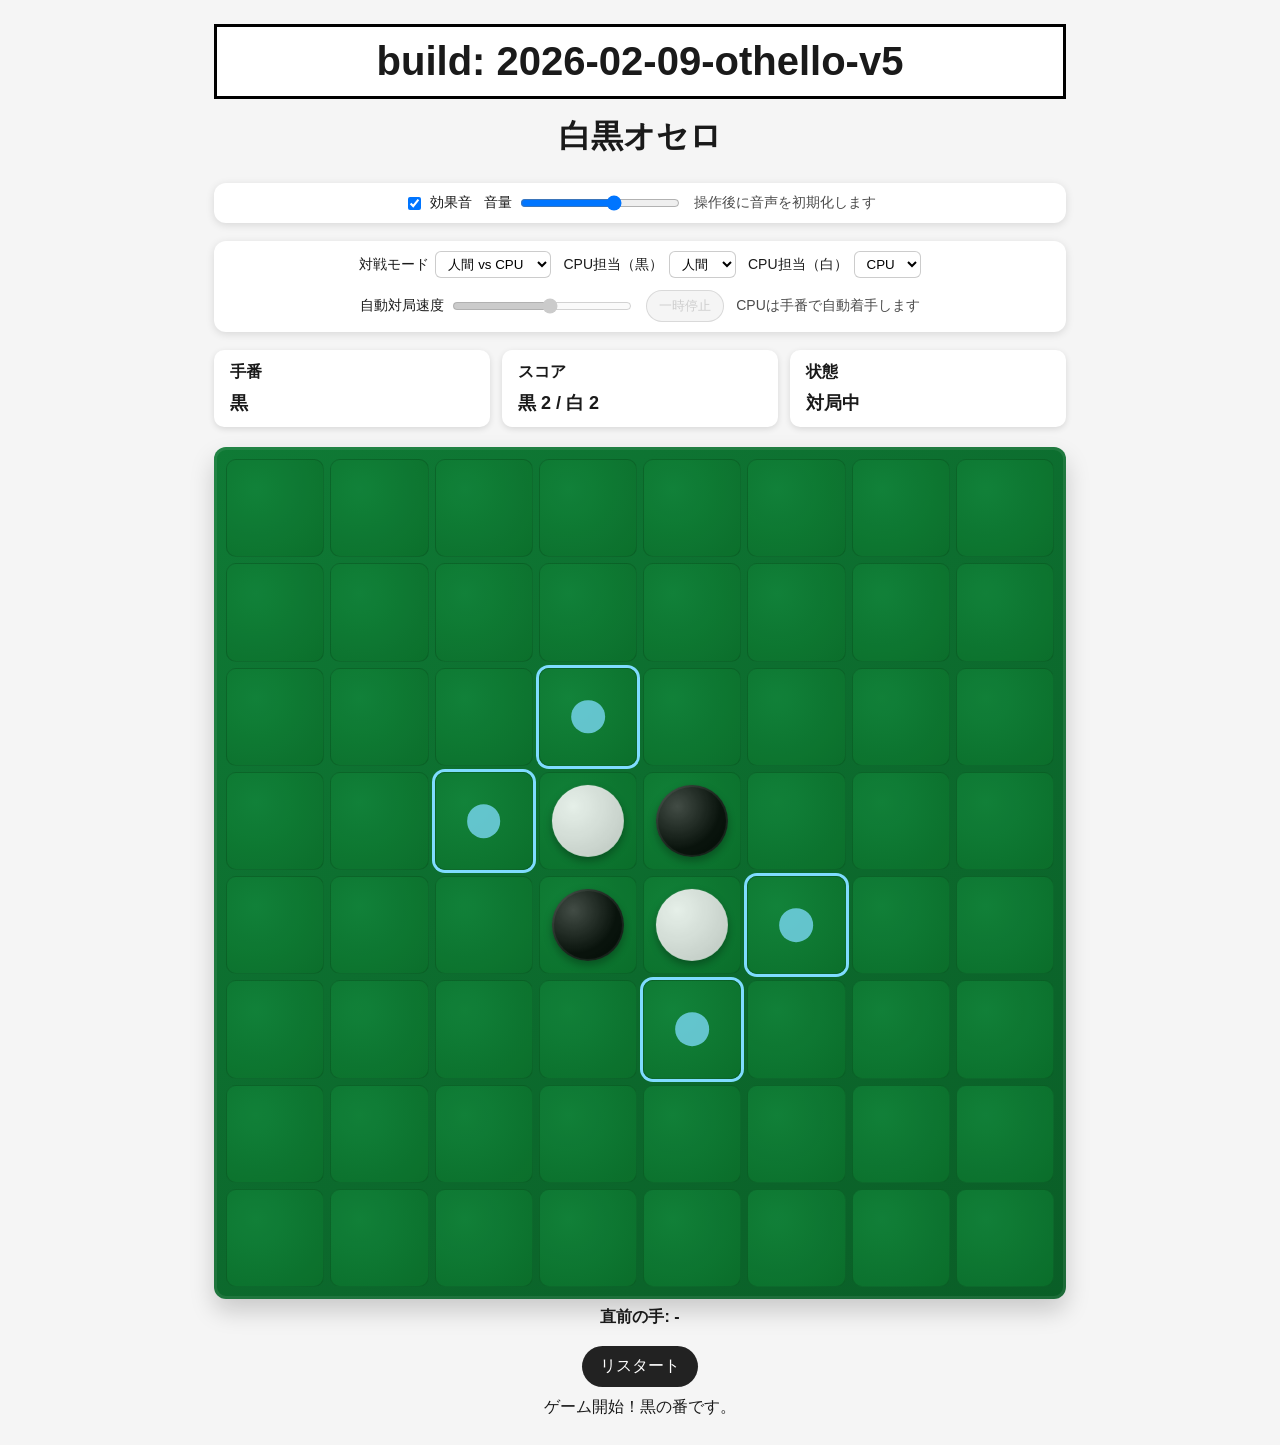
<file: apps/othello/index.html>
<!DOCTYPE html>
<html lang="ja">
<head>
  <meta charset="UTF-8" />
  <meta name="viewport" content="width=device-width, initial-scale=1.0" />
  <title>build: 2026-02-09-othello-v5 - オセロ</title>
  <style>
    :root {
      --board-green: #0b6f2b;
      --board-dark: #084c1d;
      --accent: #7fdcff;
      --text: #1a1a1a;
      --stone-shadow: rgba(0, 0, 0, 0.35);
    }
    * {
      box-sizing: border-box;
    }
    body {
      margin: 0;
      font-family: "Segoe UI", "Hiragino Kaku Gothic ProN", "Meiryo", sans-serif;
      background: #f5f5f5;
      color: var(--text);
    }
    .container {
      max-width: 900px;
      margin: 0 auto;
      padding: 24px;
    }
    .build-label {
      font-size: clamp(28px, 4vw, 40px);
      font-weight: 700;
      text-align: center;
      background: #ffffff;
      border: 3px solid #000000;
      padding: 12px 16px;
      margin-bottom: 16px;
    }
    .subtext {
      font-size: 14px;
      color: #4b4b4b;
    }
    h1 {
      text-align: center;
      margin: 12px 0 24px;
    }
    .status-panel {
      display: grid;
      grid-template-columns: repeat(auto-fit, minmax(200px, 1fr));
      gap: 12px;
      margin-bottom: 20px;
    }
    .status-box {
      background: #ffffff;
      border-radius: 10px;
      padding: 12px 16px;
      box-shadow: 0 2px 6px rgba(0, 0, 0, 0.12);
    }
    .status-box h2 {
      font-size: 16px;
      margin: 0 0 8px;
    }
    .status-box p {
      margin: 0;
      font-size: 18px;
      font-weight: 600;
    }
    .board {
      display: grid;
      grid-template-columns: repeat(8, minmax(40px, 1fr));
      gap: 6px;
      background: linear-gradient(145deg, #0f7a35, #0a5e27);
      padding: 12px;
      border-radius: 12px;
      box-shadow: inset 0 0 0 3px rgba(255, 255, 255, 0.08), 0 12px 24px rgba(0, 0, 0, 0.18);
    }
    .cell {
      position: relative;
      background: radial-gradient(circle at 30% 30%, #12833a, var(--board-green));
      border: 1px solid rgba(0, 0, 0, 0.15);
      border-radius: 10px;
      width: 100%;
      aspect-ratio: 1 / 1;
      cursor: pointer;
      transition: transform 0.12s ease, box-shadow 0.12s ease;
    }
    .cell:disabled {
      cursor: not-allowed;
      opacity: 0.9;
    }
    .cell.valid {
      box-shadow: 0 0 0 3px var(--accent);
    }
    .cell.valid::after {
      content: "";
      position: absolute;
      width: 35%;
      height: 35%;
      border-radius: 50%;
      background: rgba(127, 220, 255, 0.75);
      top: 50%;
      left: 50%;
      transform: translate(-50%, -50%);
      animation: validPulse 1.4s ease-in-out infinite;
    }
    .cell.last-move {
      outline: 3px solid rgba(255, 255, 255, 0.75);
      outline-offset: -3px;
    }
    .cell.black::before,
    .cell.white::before {
      content: "";
      position: absolute;
      width: 75%;
      height: 75%;
      border-radius: 50%;
      top: 50%;
      left: 50%;
      transform: translate(-50%, -50%);
      box-shadow: inset 0 0 0 2px rgba(255, 255, 255, 0.08), 0 4px 8px var(--stone-shadow);
      backface-visibility: hidden;
    }
    .cell.black::before {
      background: radial-gradient(circle at 30% 30%, #4a4a4a, #0b0b0b 60%, #000000 100%);
    }
    .cell.white::before {
      background: radial-gradient(circle at 30% 30%, #ffffff, #e6e6e6 55%, #cfcfcf 100%);
    }
    .cell.place-pop {
      animation: placePop 0.18s ease-out;
    }
    .cell.flip-anim::before {
      animation: flipSpin 0.36s ease-in-out;
    }
    .controls {
      display: flex;
      flex-wrap: wrap;
      justify-content: center;
      gap: 12px;
      margin-top: 18px;
    }
    button.restart {
      padding: 10px 18px;
      border: none;
      border-radius: 999px;
      background: #222222;
      color: #ffffff;
      font-size: 16px;
      cursor: pointer;
    }
    button.restart:hover {
      background: #000000;
    }
    .message {
      margin-top: 10px;
      font-size: 16px;
      min-height: 24px;
      text-align: center;
    }
    .sound-controls {
      display: flex;
      flex-wrap: wrap;
      align-items: center;
      justify-content: center;
      gap: 12px;
      margin: 12px 0 18px;
      background: #ffffff;
      padding: 10px 14px;
      border-radius: 12px;
      box-shadow: 0 2px 8px rgba(0, 0, 0, 0.12);
    }
    .sound-controls label {
      display: flex;
      align-items: center;
      gap: 6px;
      font-size: 14px;
    }
    .sound-controls input[type="range"] {
      width: 160px;
    }
    .mode-controls {
      display: flex;
      flex-wrap: wrap;
      align-items: center;
      justify-content: center;
      gap: 12px;
      margin: 0 0 18px;
      background: #ffffff;
      padding: 10px 14px;
      border-radius: 12px;
      box-shadow: 0 2px 8px rgba(0, 0, 0, 0.12);
    }
    .mode-controls label {
      display: flex;
      align-items: center;
      gap: 6px;
      font-size: 14px;
    }
    .mode-controls select {
      padding: 4px 8px;
      border-radius: 6px;
      border: 1px solid rgba(0, 0, 0, 0.2);
      background: #ffffff;
    }
    .mode-controls input[type="range"] {
      width: 180px;
    }
    .mode-controls button {
      padding: 6px 12px;
      border-radius: 999px;
      border: 1px solid rgba(0, 0, 0, 0.2);
      background: #f0f0f0;
      cursor: pointer;
    }
    .mode-controls button:disabled {
      cursor: not-allowed;
      opacity: 0.6;
    }
    .last-move-display {
      margin-top: 8px;
      text-align: center;
      font-size: 16px;
      font-weight: 600;
    }
    @keyframes validPulse {
      0%,
      100% {
        opacity: 0.7;
        transform: translate(-50%, -50%) scale(0.95);
      }
      50% {
        opacity: 1;
        transform: translate(-50%, -50%) scale(1.05);
      }
    }
    @keyframes placePop {
      0% {
        transform: scale(0.85);
      }
      70% {
        transform: scale(1.08);
      }
      100% {
        transform: scale(1);
      }
    }
    @keyframes flipSpin {
      0% {
        transform: translate(-50%, -50%) rotateY(0deg);
      }
      50% {
        transform: translate(-50%, -50%) rotateY(90deg);
      }
      100% {
        transform: translate(-50%, -50%) rotateY(180deg);
      }
    }
  </style>
</head>
<body>
  <div class="container">
    <div class="build-label">build: 2026-02-09-othello-v5</div>
    <h1>白黒オセロ</h1>

    <div class="sound-controls">
      <label>
        <input type="checkbox" id="sound-toggle" checked />
        効果音
      </label>
      <label>
        音量
        <input type="range" id="volume-slider" min="0" max="100" value="60" />
      </label>
      <span class="subtext">操作後に音声を初期化します</span>
    </div>

    <div class="mode-controls">
      <label>
        対戦モード
        <select id="mode-select">
          <option value="human">人間 vs 人間</option>
          <option value="cpu" selected>人間 vs CPU</option>
          <option value="cpu-cpu">CPU vs CPU</option>
        </select>
      </label>
      <label>
        CPU担当（黒）
        <select id="cpu-black-select">
          <option value="human" selected>人間</option>
          <option value="cpu">CPU</option>
        </select>
      </label>
      <label>
        CPU担当（白）
        <select id="cpu-white-select">
          <option value="human">人間</option>
          <option value="cpu" selected>CPU</option>
        </select>
      </label>
      <label>
        自動対局速度
        <input type="range" id="cpu-speed" min="100" max="1200" value="700" />
      </label>
      <button type="button" id="cpu-toggle">一時停止</button>
      <span class="subtext">CPUは手番で自動着手します</span>
    </div>

    <section class="status-panel">
      <div class="status-box">
        <h2>手番</h2>
        <p id="turn-display">-</p>
      </div>
      <div class="status-box">
        <h2>スコア</h2>
        <p id="score-display">黒 2 / 白 2</p>
      </div>
      <div class="status-box">
        <h2>状態</h2>
        <p id="state-display">ゲーム開始</p>
      </div>
    </section>

    <div id="board" class="board" aria-label="オセロ盤"></div>
    <div class="last-move-display" id="last-move">直前の手: -</div>

    <div class="controls">
      <button class="restart" id="restart-button" type="button">リスタート</button>
    </div>
    <div class="message" id="message"></div>
  </div>

  <script>
    const SIZE = 8;
    const EMPTY = 0;
    const BLACK = 1;
    const WHITE = 2;

    const boardElement = document.getElementById("board");
    const turnDisplay = document.getElementById("turn-display");
    const scoreDisplay = document.getElementById("score-display");
    const stateDisplay = document.getElementById("state-display");
    const messageElement = document.getElementById("message");
    const restartButton = document.getElementById("restart-button");
    const soundToggle = document.getElementById("sound-toggle");
    const volumeSlider = document.getElementById("volume-slider");
    const lastMoveDisplay = document.getElementById("last-move");
    const modeSelect = document.getElementById("mode-select");
    const cpuBlackSelect = document.getElementById("cpu-black-select");
    const cpuWhiteSelect = document.getElementById("cpu-white-select");
    const cpuSpeedSlider = document.getElementById("cpu-speed");
    const cpuToggleButton = document.getElementById("cpu-toggle");

    let board = [];
    let currentPlayer = BLACK;
    let currentValidMoves = new Map();
    let gameOver = false;
    let cellButtons = [];
    let lastMoveKey = "";
    let lastMoveLabel = "-";
    let audioContext = null;
    let gameMode = "cpu";
    let cpuPlaysBlack = false;
    let cpuPlaysWhite = true;
    let cpuPaused = false;
    let cpuThinking = false;
    let cpuTimer = null;

    const directions = [
      [-1, -1],
      [-1, 0],
      [-1, 1],
      [0, -1],
      [0, 1],
      [1, -1],
      [1, 0],
      [1, 1]
    ];

    function createEmptyBoard() {
      return Array.from({ length: SIZE }, () => Array(SIZE).fill(EMPTY));
    }

    function initializeBoard() {
      board = createEmptyBoard();
      const mid = SIZE / 2;
      board[mid - 1][mid - 1] = WHITE;
      board[mid][mid] = WHITE;
      board[mid - 1][mid] = BLACK;
      board[mid][mid - 1] = BLACK;
    }

    function playerName(player) {
      return player === BLACK ? "黒" : "白";
    }

    function inBounds(row, col) {
      return row >= 0 && row < SIZE && col >= 0 && col < SIZE;
    }

    function getFlips(row, col, player) {
      if (board[row][col] !== EMPTY) {
        return [];
      }
      const opponent = player === BLACK ? WHITE : BLACK;
      const flips = [];

      for (const [dx, dy] of directions) {
        let r = row + dx;
        let c = col + dy;
        const line = [];
        while (inBounds(r, c) && board[r][c] === opponent) {
          line.push([r, c]);
          r += dx;
          c += dy;
        }
        if (line.length > 0 && inBounds(r, c) && board[r][c] === player) {
          flips.push(...line);
        }
      }

      return flips;
    }

    function calculateValidMoves(player) {
      const moves = new Map();
      for (let row = 0; row < SIZE; row += 1) {
        for (let col = 0; col < SIZE; col += 1) {
          const flips = getFlips(row, col, player);
          if (flips.length > 0) {
            moves.set(`${row},${col}`, flips);
          }
        }
      }
      return moves;
    }

    function applyMove(row, col, flips, player) {
      board[row][col] = player;
      flips.forEach(([r, c]) => {
        board[r][c] = player;
      });
    }

    function countDiscs() {
      let black = 0;
      let white = 0;
      for (const row of board) {
        for (const cell of row) {
          if (cell === BLACK) {
            black += 1;
          } else if (cell === WHITE) {
            white += 1;
          }
        }
      }
      return { black, white };
    }

    function updateStatus(message) {
      const { black, white } = countDiscs();
      scoreDisplay.textContent = `黒 ${black} / 白 ${white}`;
      lastMoveDisplay.textContent = `直前の手: ${lastMoveLabel}`;

      if (gameOver) {
        let result = "引き分け";
        if (black > white) {
          result = "黒の勝ち";
        } else if (white > black) {
          result = "白の勝ち";
        }
        turnDisplay.textContent = "-";
        stateDisplay.textContent = `ゲーム終了 (${result})`;
      } else {
        turnDisplay.textContent = playerName(currentPlayer);
        if (cpuPaused && gameMode === "cpu-cpu") {
          stateDisplay.textContent = "一時停止中";
        } else if (cpuThinking) {
          stateDisplay.textContent = "CPU思考中";
        } else {
          stateDisplay.textContent = "対局中";
        }
      }

      messageElement.textContent = message || "";
    }

    function renderBoard() {
      for (let row = 0; row < SIZE; row += 1) {
        for (let col = 0; col < SIZE; col += 1) {
          const cell = cellButtons[row][col];
          cell.classList.remove("black", "white", "valid", "last-move");
          const value = board[row][col];
          if (value === BLACK) {
            cell.classList.add("black");
          } else if (value === WHITE) {
            cell.classList.add("white");
          }
          const isValid = currentValidMoves.has(`${row},${col}`);
          if (!gameOver && isValid) {
            cell.classList.add("valid");
            cell.disabled = cpuThinking;
          } else {
            cell.disabled = true;
          }
          if (lastMoveKey === `${row},${col}`) {
            cell.classList.add("last-move");
          }
        }
      }
    }

    function initAudioContext() {
      if (!audioContext) {
        audioContext = new (window.AudioContext || window.webkitAudioContext)();
      }
      if (audioContext.state === "suspended") {
        audioContext.resume();
      }
    }

    function playTone({ frequency, duration, volume = 1, type = "sine" }) {
      if (!soundToggle.checked) {
        return;
      }
      initAudioContext();
      const gainNode = audioContext.createGain();
      const oscillator = audioContext.createOscillator();
      const baseVolume = Number(volumeSlider.value) / 100;
      oscillator.type = type;
      oscillator.frequency.value = frequency;
      gainNode.gain.value = baseVolume * volume;
      oscillator.connect(gainNode);
      gainNode.connect(audioContext.destination);
      const now = audioContext.currentTime;
      gainNode.gain.setValueAtTime(gainNode.gain.value, now);
      gainNode.gain.exponentialRampToValueAtTime(0.0001, now + duration);
      oscillator.start(now);
      oscillator.stop(now + duration);
    }

    function playMoveSound() {
      playTone({ frequency: 520, duration: 0.08, volume: 0.8, type: "triangle" });
    }

    function playFlipSound() {
      playTone({ frequency: 360, duration: 0.06, volume: 0.35, type: "sine" });
    }

    function playPassSound() {
      playTone({ frequency: 240, duration: 0.2, volume: 0.4, type: "sine" });
    }

    function playGameOverSound() {
      playTone({ frequency: 140, duration: 0.3, volume: 0.6, type: "triangle" });
    }

    function animateCell(cell, className, duration = 300) {
      cell.classList.add(className);
      setTimeout(() => {
        cell.classList.remove(className);
      }, duration);
    }

    function setCpuThinking(isThinking) {
      cpuThinking = isThinking;
      if (cpuThinking) {
        stateDisplay.textContent = "CPU思考中";
      }
      renderBoard();
    }

    function isCpuPlayer(player) {
      return (player === BLACK && cpuPlaysBlack) || (player === WHITE && cpuPlaysWhite);
    }

    function cloneBoard(sourceBoard) {
      return sourceBoard.map((row) => row.slice());
    }

    function getFlipsOnBoard(sourceBoard, row, col, player) {
      if (sourceBoard[row][col] !== EMPTY) {
        return [];
      }
      const opponent = player === BLACK ? WHITE : BLACK;
      const flips = [];
      for (const [dx, dy] of directions) {
        let r = row + dx;
        let c = col + dy;
        const line = [];
        while (inBounds(r, c) && sourceBoard[r][c] === opponent) {
          line.push([r, c]);
          r += dx;
          c += dy;
        }
        if (line.length > 0 && inBounds(r, c) && sourceBoard[r][c] === player) {
          flips.push(...line);
        }
      }
      return flips;
    }

    function getValidMovesForBoard(sourceBoard, player) {
      const moves = new Map();
      for (let row = 0; row < SIZE; row += 1) {
        for (let col = 0; col < SIZE; col += 1) {
          const flips = getFlipsOnBoard(sourceBoard, row, col, player);
          if (flips.length > 0) {
            moves.set(`${row},${col}`, flips);
          }
        }
      }
      return moves;
    }

    function countDiscsOnBoard(sourceBoard) {
      let black = 0;
      let white = 0;
      let empty = 0;
      for (const row of sourceBoard) {
        for (const cell of row) {
          if (cell === BLACK) {
            black += 1;
          } else if (cell === WHITE) {
            white += 1;
          } else {
            empty += 1;
          }
        }
      }
      return { black, white, empty };
    }

    const positionWeights = [
      [120, -40, 20, 5, 5, 20, -40, 120],
      [-40, -60, -5, -5, -5, -5, -60, -40],
      [20, -5, 15, 3, 3, 15, -5, 20],
      [5, -5, 3, 3, 3, 3, -5, 5],
      [5, -5, 3, 3, 3, 3, -5, 5],
      [20, -5, 15, 3, 3, 15, -5, 20],
      [-40, -60, -5, -5, -5, -5, -60, -40],
      [120, -40, 20, 5, 5, 20, -40, 120]
    ];

    function evaluateMove(row, col, player) {
      const tempBoard = cloneBoard(board);
      const flips = getFlipsOnBoard(tempBoard, row, col, player);
      if (flips.length === 0) {
        return -Infinity;
      }
      tempBoard[row][col] = player;
      flips.forEach(([r, c]) => {
        tempBoard[r][c] = player;
      });

      const { black, white, empty } = countDiscsOnBoard(tempBoard);
      const discDiff = player === BLACK ? black - white : white - black;
      if (empty <= 12) {
        return discDiff * 10 + flips.length * 2;
      }

      let positionScore = 0;
      for (let r = 0; r < SIZE; r += 1) {
        for (let c = 0; c < SIZE; c += 1) {
          if (tempBoard[r][c] === player) {
            positionScore += positionWeights[r][c];
          } else if (tempBoard[r][c] !== EMPTY) {
            positionScore -= positionWeights[r][c];
          }
        }
      }

      const opponent = player === BLACK ? WHITE : BLACK;
      const opponentMoves = getValidMovesForBoard(tempBoard, opponent).size;
      const mobilityPenalty = opponentMoves * 4;
      return positionScore + flips.length * 3 - mobilityPenalty;
    }

    function chooseCpuMove() {
      let bestMove = null;
      let bestScore = -Infinity;
      for (const key of currentValidMoves.keys()) {
        const [row, col] = key.split(",").map(Number);
        const score = evaluateMove(row, col, currentPlayer);
        if (score > bestScore) {
          bestScore = score;
          bestMove = key;
        }
      }
      return bestMove;
    }

    function scheduleCpuMove() {
      if (gameMode === "human") {
        return;
      }
      if (gameOver || !isCpuPlayer(currentPlayer) || currentValidMoves.size === 0) {
        return;
      }
      if (cpuPaused) {
        return;
      }
      if (cpuTimer) {
        clearTimeout(cpuTimer);
      }
      setCpuThinking(true);
      const delay = gameMode === "cpu-cpu"
        ? Number(cpuSpeedSlider.value)
        : 500 + Math.floor(Math.random() * 401);
      cpuTimer = setTimeout(() => {
        if (gameOver || !isCpuPlayer(currentPlayer) || cpuPaused) {
          setCpuThinking(false);
          return;
        }
        const chosenKey = chooseCpuMove();
        if (!chosenKey) {
          setCpuThinking(false);
          return;
        }
        const [row, col] = chosenKey.split(",").map(Number);
        setCpuThinking(false);
        performMove(row, col);
      }, delay);
    }

    function performMove(row, col) {
      const key = `${row},${col}`;
      if (!currentValidMoves.has(key)) {
        return;
      }
      const flips = currentValidMoves.get(key);
      applyMove(row, col, flips, currentPlayer);
      lastMoveKey = key;
      lastMoveLabel = `${String.fromCharCode(65 + Number(col))}${Number(row) + 1}`;
      const placedCell = cellButtons[row][col];
      animateCell(placedCell, "place-pop", 220);
      playMoveSound();
      flips.forEach(([flipRow, flipCol]) => {
        const flipCell = cellButtons[flipRow][flipCol];
        animateCell(flipCell, "flip-anim", 380);
        playFlipSound();
      });
      const nextPlayer = currentPlayer === BLACK ? WHITE : BLACK;
      setTurn(nextPlayer, "");
    }

    function setTurn(player, message = "") {
      currentPlayer = player;
      currentValidMoves = calculateValidMoves(player);
      if (currentValidMoves.size === 0) {
        const other = player === BLACK ? WHITE : BLACK;
        const otherMoves = calculateValidMoves(other);
        if (otherMoves.size === 0) {
          gameOver = true;
          currentValidMoves = new Map();
          playGameOverSound();
          updateStatus("両者とも置ける手がありません。ゲーム終了です。");
          renderBoard();
          return;
        }
        currentPlayer = other;
        currentValidMoves = otherMoves;
        playPassSound();
        updateStatus(`${playerName(player)}は置ける手がありません。${playerName(other)}の番です。`);
        renderBoard();
        scheduleCpuMove();
        return;
      }

      updateStatus(message);
      renderBoard();
      scheduleCpuMove();
    }

    function handleCellClick(event) {
      if (gameOver) {
        return;
      }
      if (cpuThinking) {
        return;
      }
      if (gameMode !== "human" && isCpuPlayer(currentPlayer)) {
        return;
      }
      initAudioContext();
      const { row, col } = event.currentTarget.dataset;
      performMove(Number(row), Number(col));
    }

    function buildBoardUI() {
      boardElement.innerHTML = "";
      cellButtons = [];
      for (let row = 0; row < SIZE; row += 1) {
        const rowCells = [];
        for (let col = 0; col < SIZE; col += 1) {
          const button = document.createElement("button");
          button.type = "button";
          button.className = "cell";
          button.dataset.row = row;
          button.dataset.col = col;
          button.addEventListener("click", handleCellClick);
          boardElement.appendChild(button);
          rowCells.push(button);
        }
        cellButtons.push(rowCells);
      }
    }

    function restartGame() {
      if (cpuTimer) {
        clearTimeout(cpuTimer);
        cpuTimer = null;
      }
      cpuThinking = false;
      cpuPaused = false;
      cpuToggleButton.textContent = "一時停止";
      gameOver = false;
      lastMoveKey = "";
      lastMoveLabel = "-";
      initializeBoard();
      setTurn(BLACK, "ゲーム開始！黒の番です。");
    }

    restartButton.addEventListener("click", restartGame);
    soundToggle.addEventListener("change", initAudioContext);
    volumeSlider.addEventListener("input", initAudioContext);
    function applyModeSettings() {
      gameMode = modeSelect.value;
      if (gameMode === "human") {
        cpuPlaysBlack = false;
        cpuPlaysWhite = false;
      } else if (gameMode === "cpu") {
        cpuPlaysBlack = cpuBlackSelect.value === "cpu";
        cpuPlaysWhite = cpuWhiteSelect.value === "cpu";
        if (!cpuPlaysBlack && !cpuPlaysWhite) {
          cpuPlaysWhite = true;
          cpuWhiteSelect.value = "cpu";
        }
      } else {
        cpuPlaysBlack = cpuBlackSelect.value === "cpu";
        cpuPlaysWhite = cpuWhiteSelect.value === "cpu";
        if (!cpuPlaysBlack && !cpuPlaysWhite) {
          cpuPlaysBlack = true;
          cpuBlackSelect.value = "cpu";
        }
      }
      cpuSpeedSlider.disabled = gameMode !== "cpu-cpu";
      cpuToggleButton.disabled = gameMode !== "cpu-cpu";
    }

    modeSelect.addEventListener("change", () => {
      applyModeSettings();
      restartGame();
    });
    cpuBlackSelect.addEventListener("change", () => {
      applyModeSettings();
      restartGame();
    });
    cpuWhiteSelect.addEventListener("change", () => {
      applyModeSettings();
      restartGame();
    });
    cpuSpeedSlider.addEventListener("input", () => {
      if (gameMode === "cpu-cpu" && !cpuPaused) {
        scheduleCpuMove();
      }
    });
    cpuToggleButton.addEventListener("click", () => {
      if (gameMode !== "cpu-cpu") {
        return;
      }
      cpuPaused = !cpuPaused;
      cpuToggleButton.textContent = cpuPaused ? "再開" : "一時停止";
      if (!cpuPaused) {
        scheduleCpuMove();
      }
    });

    applyModeSettings();
    buildBoardUI();
    restartGame();
  </script>
</body>
</html>
</file>
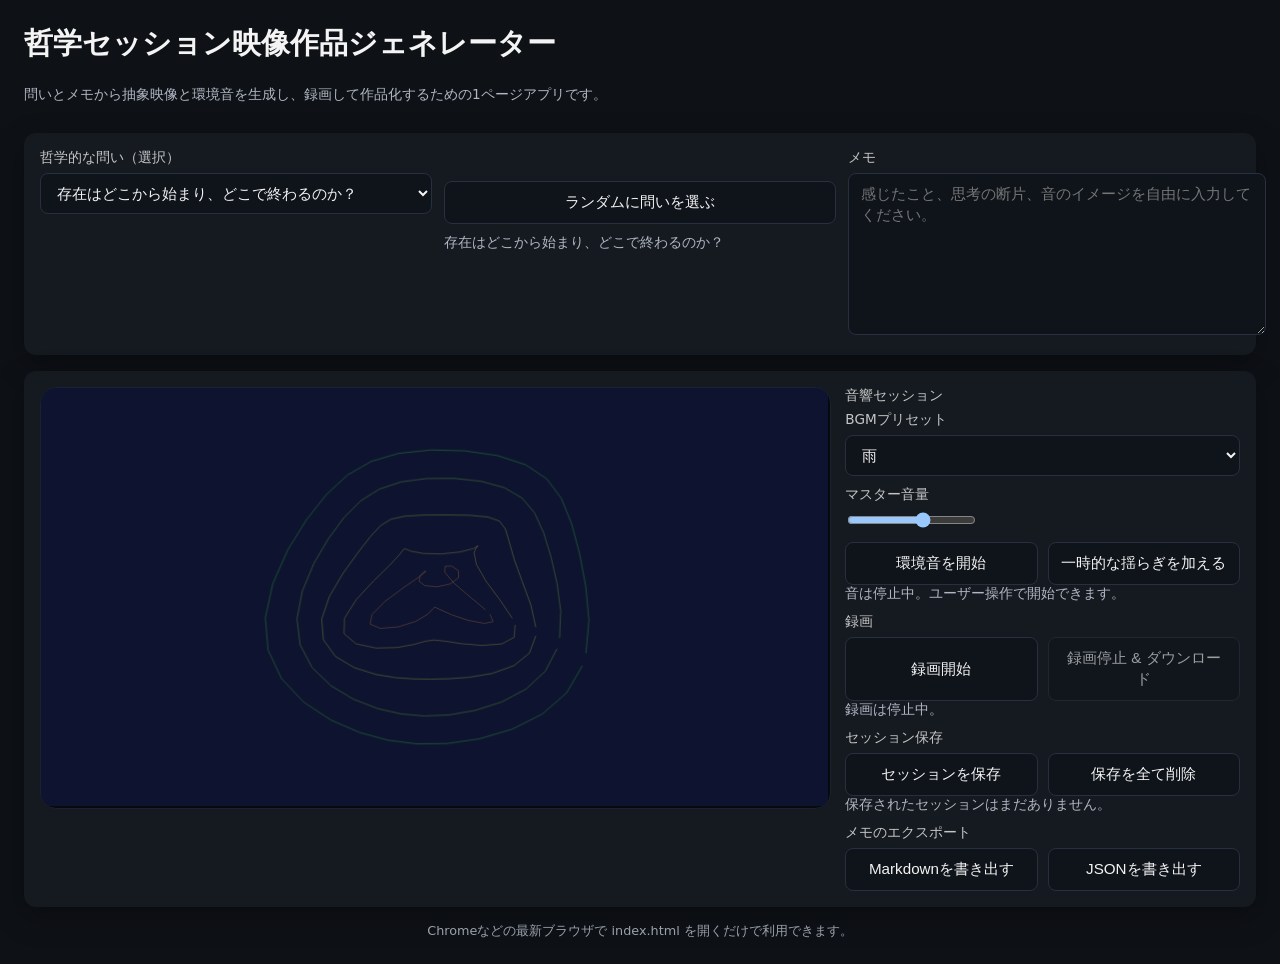
<file: apps/philo-cinema/index.html>
<!DOCTYPE html>
<html lang="ja">
<head>
  <meta charset="UTF-8" />
  <meta name="viewport" content="width=device-width, initial-scale=1.0" />
  <title>哲学セッション映像作品ジェネレーター</title>
  <style>
    :root {
      color-scheme: dark;
      font-family: "Hiragino Sans", "Noto Sans JP", "Yu Gothic", system-ui, sans-serif;
      background: #0e1116;
      color: #f4f4f4;
    }
    body {
      margin: 0;
      min-height: 100vh;
      display: flex;
      flex-direction: column;
      gap: 16px;
      padding: 24px;
    }
    header {
      display: flex;
      flex-direction: column;
      gap: 8px;
    }
    h1 {
      margin: 0;
      font-size: 1.8rem;
    }
    .panel {
      background: #151a21;
      border-radius: 12px;
      padding: 16px;
      box-shadow: 0 10px 30px rgba(0, 0, 0, 0.3);
    }
    .controls {
      display: grid;
      grid-template-columns: repeat(auto-fit, minmax(200px, 1fr));
      gap: 12px;
    }
    label {
      display: block;
      font-size: 0.85rem;
      color: #c5c5c5;
      margin-bottom: 6px;
    }
    select, textarea, input[type="text"], button {
      width: 100%;
      border-radius: 8px;
      border: 1px solid #283040;
      background: #0f131a;
      color: #f4f4f4;
      padding: 10px 12px;
      font-size: 0.95rem;
    }
    textarea {
      min-height: 140px;
      resize: vertical;
    }
    button {
      cursor: pointer;
      transition: background 0.2s ease, transform 0.2s ease;
    }
    button:hover {
      background: #202635;
      transform: translateY(-1px);
    }
    button:disabled {
      cursor: not-allowed;
      opacity: 0.6;
    }
    .canvas-wrap {
      display: grid;
      grid-template-columns: 2fr 1fr;
      gap: 16px;
    }
    canvas {
      width: 100%;
      height: 420px;
      background: #07090d;
      border-radius: 16px;
      border: 1px solid #1a2130;
    }
    .stack {
      display: flex;
      flex-direction: column;
      gap: 10px;
    }
    .sessions {
      max-height: 220px;
      overflow-y: auto;
      display: grid;
      gap: 8px;
      font-size: 0.85rem;
    }
    .session-item {
      background: #0f141d;
      border-radius: 8px;
      padding: 8px;
      border: 1px solid #202738;
    }
    .status {
      font-size: 0.85rem;
      color: #b0b7c3;
    }
    .buttons {
      display: grid;
      grid-template-columns: repeat(auto-fit, minmax(160px, 1fr));
      gap: 10px;
    }
    footer {
      font-size: 0.8rem;
      color: #9aa1ad;
      text-align: center;
    }
    @media (max-width: 900px) {
      .canvas-wrap {
        grid-template-columns: 1fr;
      }
      canvas {
        height: 320px;
      }
    }
  </style>
</head>
<body>
  <header>
    <h1>哲学セッション映像作品ジェネレーター</h1>
    <p class="status">問いとメモから抽象映像と環境音を生成し、録画して作品化するための1ページアプリです。</p>
  </header>

  <section class="panel controls">
    <div>
      <label for="questionSelect">哲学的な問い（選択）</label>
      <select id="questionSelect"></select>
    </div>
    <div class="stack">
      <label>&nbsp;</label>
      <button id="randomQuestion">ランダムに問いを選ぶ</button>
      <div class="status" id="questionStatus">問いはここに表示されます。</div>
    </div>
    <div>
      <label for="memo">メモ</label>
      <textarea id="memo" placeholder="感じたこと、思考の断片、音のイメージを自由に入力してください。"></textarea>
    </div>
  </section>

  <section class="panel canvas-wrap">
    <canvas id="visual" width="960" height="540"></canvas>
    <div class="stack">
      <div>
        <label>音響セッション</label>
        <div class="stack">
          <div>
            <label for="presetSelect">BGMプリセット</label>
            <select id="presetSelect"></select>
          </div>
          <div>
            <label for="masterVolume">マスター音量</label>
            <input id="masterVolume" type="range" min="0" max="100" value="60" />
          </div>
          <div class="buttons">
            <button id="audioToggle">環境音を開始</button>
            <button id="audioPulse">一時的な揺らぎを加える</button>
          </div>
        </div>
        <div class="status" id="audioStatus">音は停止中。ユーザー操作で開始できます。</div>
      </div>
      <div>
        <label>録画</label>
        <div class="buttons">
          <button id="recordStart">録画開始</button>
          <button id="recordStop" disabled>録画停止 &amp; ダウンロード</button>
        </div>
        <div class="status" id="recordStatus">録画は停止中。</div>
      </div>
      <div>
        <label>セッション保存</label>
        <div class="buttons">
          <button id="saveSession">セッションを保存</button>
          <button id="clearSessions">保存を全て削除</button>
        </div>
        <div class="sessions" id="sessionList"></div>
      </div>
      <div>
        <label>メモのエクスポート</label>
        <div class="buttons">
          <button id="exportMarkdown">Markdownを書き出す</button>
          <button id="exportJson">JSONを書き出す</button>
        </div>
      </div>
    </div>
  </section>

  <footer>Chromeなどの最新ブラウザで index.html を開くだけで利用できます。</footer>

  <script>
    const questions = [
      "存在はどこから始まり、どこで終わるのか？",
      "自由意志は本当に私たちの中にあるのか？",
      "言葉にできない感情はどのように共有できるのか？",
      "時間は流れているのか、それとも私たちが流れているのか？",
      "他者の経験をどこまで理解できるのか？",
      "沈黙はコミュニケーションと言えるのか？",
      "記憶が消えたとき、私は同じ私なのか？",
      "観測されることで世界は変わるのか？",
      "意味のないものに意味を与えるのは誰か？",
      "理想と現実の境界はどこにあるのか？",
      "身体の感覚は真実を語っているのか？",
      "自分を知るとは何を知ることなのか？",
      "幸福は結果か、それともプロセスか？",
      "不確かさを抱えることは弱さなのか？",
      "芸術は現実を写すのか、現実をつくるのか？",
      "孤独は欠如なのか、それとも豊かさなのか？",
      "秩序と混沌の間で私たちは何を選ぶのか？",
      "沈黙は音の一部なのか？",
      "境界線はどこで生まれ、どこで消えるのか？",
      "私たちの問いは世界に影響を与えるのか？"
    ];

    const questionSelect = document.getElementById("questionSelect");
    const questionStatus = document.getElementById("questionStatus");
    const randomQuestion = document.getElementById("randomQuestion");
    const memo = document.getElementById("memo");
    const canvas = document.getElementById("visual");
    const ctx = canvas.getContext("2d");
    const presetSelect = document.getElementById("presetSelect");
    const masterVolume = document.getElementById("masterVolume");
    const audioToggle = document.getElementById("audioToggle");
    const audioPulse = document.getElementById("audioPulse");
    const audioStatus = document.getElementById("audioStatus");
    const recordStart = document.getElementById("recordStart");
    const recordStop = document.getElementById("recordStop");
    const recordStatus = document.getElementById("recordStatus");
    const saveSession = document.getElementById("saveSession");
    const clearSessions = document.getElementById("clearSessions");
    const sessionList = document.getElementById("sessionList");
    const exportMarkdown = document.getElementById("exportMarkdown");
    const exportJson = document.getElementById("exportJson");

    let selectedQuestion = questions[0];
    let memoLength = 0;
    let typingEnergy = 0;
    let time = 0;

    let audioContext = null;
    let masterGain = null;
    let mediaStreamDest = null;
    let activePreset = null;
    let presetChangeTimeout = null;

    let recorder = null;
    let recordedChunks = [];

    const sessionsKey = "philoCinemaSessions";
    const presets = [
      { id: "rain", label: "雨" },
      { id: "waves", label: "波" },
      { id: "forest", label: "森" },
      { id: "space", label: "宇宙" },
      { id: "drone", label: "低音ドローン" },
    ];

    const resizeCanvas = () => {
      const { width, height } = canvas.getBoundingClientRect();
      canvas.width = Math.round(width * devicePixelRatio);
      canvas.height = Math.round(height * devicePixelRatio);
      ctx.setTransform(devicePixelRatio, 0, 0, devicePixelRatio, 0, 0);
    };

    const buildSelect = () => {
      questionSelect.innerHTML = "";
      questions.forEach((question, index) => {
        const option = document.createElement("option");
        option.value = index;
        option.textContent = question;
        questionSelect.appendChild(option);
      });
      questionSelect.value = "0";
      questionStatus.textContent = questions[0];
    };

    const buildPresetSelect = () => {
      presetSelect.innerHTML = "";
      presets.forEach((preset) => {
        const option = document.createElement("option");
        option.value = preset.id;
        option.textContent = preset.label;
        presetSelect.appendChild(option);
      });
      presetSelect.value = presets[0].id;
    };

    const updateQuestion = (index) => {
      selectedQuestion = questions[index];
      questionStatus.textContent = selectedQuestion;
    };

    const randomizeQuestion = () => {
      const index = Math.floor(Math.random() * questions.length);
      questionSelect.value = String(index);
      updateQuestion(index);
    };

    const draw = () => {
      time += 0.01 + memoLength * 0.0005;
      typingEnergy *= 0.92;
      const width = canvas.clientWidth;
      const height = canvas.clientHeight;

      ctx.clearRect(0, 0, width, height);
      ctx.fillStyle = "rgba(10, 12, 18, 0.4)";
      ctx.fillRect(0, 0, width, height);

      const baseHue = (memoLength * 3 + time * 40) % 360;
      const pulse = Math.min(1, typingEnergy / 40);
      const layerCount = 5 + Math.floor(memoLength / 40);

      for (let i = 0; i < layerCount; i += 1) {
        const radius = 40 + i * 30 + memoLength * 0.3;
        const wobble = 20 + Math.sin(time * 2 + i) * 10 + pulse * 30;
        const hue = (baseHue + i * 20 + pulse * 50) % 360;
        ctx.strokeStyle = `hsla(${hue}, 70%, ${45 + pulse * 20}%, 0.6)`;
        ctx.lineWidth = 1 + pulse * 2;
        ctx.beginPath();
        for (let angle = 0; angle <= Math.PI * 2 + 0.1; angle += 0.2) {
          const x = width / 2 + Math.cos(angle + time * (0.5 + i * 0.05)) * (radius + Math.sin(angle * 3 + time) * wobble);
          const y = height / 2 + Math.sin(angle + time * (0.4 + i * 0.05)) * (radius + Math.cos(angle * 2 + time) * wobble);
          ctx.lineTo(x, y);
        }
        ctx.stroke();
      }

      ctx.fillStyle = `hsla(${(baseHue + 200) % 360}, 60%, 20%, 0.5)`;
      ctx.fillRect(0, 0, width, height);

      requestAnimationFrame(draw);
    };

    const updateMemo = () => {
      memoLength = memo.value.length;
      typingEnergy = Math.min(80, typingEnergy + 15);
    };

    const createNoiseBuffer = () => {
      const bufferSize = audioContext.sampleRate * 2;
      const noiseBuffer = audioContext.createBuffer(1, bufferSize, audioContext.sampleRate);
      const data = noiseBuffer.getChannelData(0);
      for (let i = 0; i < bufferSize; i += 1) {
        data[i] = Math.random() * 2 - 1;
      }
      return noiseBuffer;
    };

    const makePreset = (presetId) => {
      const output = audioContext.createGain();
      output.gain.value = 0;

      if (presetId === "rain") {
        const noise = audioContext.createBufferSource();
        noise.buffer = createNoiseBuffer();
        noise.loop = true;
        const bandpass = audioContext.createBiquadFilter();
        bandpass.type = "bandpass";
        bandpass.frequency.value = 1200;
        const highpass = audioContext.createBiquadFilter();
        highpass.type = "highpass";
        highpass.frequency.value = 400;
        const rainGain = audioContext.createGain();
        rainGain.gain.value = 0.25;
        noise.connect(bandpass).connect(highpass).connect(rainGain).connect(output);
        noise.start();
        return {
          output,
          stop: () => noise.stop(),
        };
      }

      if (presetId === "waves") {
        const noise = audioContext.createBufferSource();
        noise.buffer = createNoiseBuffer();
        noise.loop = true;
        const lowpass = audioContext.createBiquadFilter();
        lowpass.type = "lowpass";
        lowpass.frequency.value = 600;
        const lfo = audioContext.createOscillator();
        lfo.type = "sine";
        lfo.frequency.value = 0.12;
        const lfoGain = audioContext.createGain();
        lfoGain.gain.value = 0.4;
        const waveGain = audioContext.createGain();
        waveGain.gain.value = 0.3;
        lfo.connect(lfoGain).connect(waveGain.gain);
        noise.connect(lowpass).connect(waveGain).connect(output);
        noise.start();
        lfo.start();
        return {
          output,
          stop: () => {
            noise.stop();
            lfo.stop();
          },
        };
      }

      if (presetId === "forest") {
        const noise = audioContext.createBufferSource();
        noise.buffer = createNoiseBuffer();
        noise.loop = true;
        const highpass = audioContext.createBiquadFilter();
        highpass.type = "highpass";
        highpass.frequency.value = 1200;
        const rustleGain = audioContext.createGain();
        rustleGain.gain.value = 0.18;
        noise.connect(highpass).connect(rustleGain).connect(output);

        const chirp = audioContext.createOscillator();
        chirp.type = "sine";
        chirp.frequency.value = 880;
        const chirpGain = audioContext.createGain();
        chirpGain.gain.value = 0;
        chirp.connect(chirpGain).connect(output);

        const chirpInterval = setInterval(() => {
          const now = audioContext.currentTime;
          const freq = 700 + Math.random() * 600;
          chirp.frequency.setValueAtTime(freq, now);
          chirpGain.gain.cancelScheduledValues(now);
          chirpGain.gain.setValueAtTime(0, now);
          chirpGain.gain.linearRampToValueAtTime(0.25, now + 0.05);
          chirpGain.gain.exponentialRampToValueAtTime(0.001, now + 0.35);
        }, 1200);

        noise.start();
        chirp.start();
        return {
          output,
          stop: () => {
            noise.stop();
            chirp.stop();
            clearInterval(chirpInterval);
          },
        };
      }

      if (presetId === "space") {
        const noise = audioContext.createBufferSource();
        noise.buffer = createNoiseBuffer();
        noise.loop = true;
        const lowpass = audioContext.createBiquadFilter();
        lowpass.type = "lowpass";
        lowpass.frequency.value = 300;
        const spaceGain = audioContext.createGain();
        spaceGain.gain.value = 0.12;
        noise.connect(lowpass).connect(spaceGain).connect(output);

        const osc = audioContext.createOscillator();
        osc.type = "sine";
        osc.frequency.value = 140;
        const oscGain = audioContext.createGain();
        oscGain.gain.value = 0.2;
        const lfo = audioContext.createOscillator();
        lfo.type = "sine";
        lfo.frequency.value = 0.05;
        const lfoGain = audioContext.createGain();
        lfoGain.gain.value = 30;
        lfo.connect(lfoGain).connect(osc.frequency);
        osc.connect(oscGain).connect(output);

        noise.start();
        osc.start();
        lfo.start();
        return {
          output,
          stop: () => {
            noise.stop();
            osc.stop();
            lfo.stop();
          },
        };
      }

      const osc = audioContext.createOscillator();
      osc.type = "sine";
      osc.frequency.value = 80;
      const sub = audioContext.createOscillator();
      sub.type = "triangle";
      sub.frequency.value = 40;
      const droneGain = audioContext.createGain();
      droneGain.gain.value = 0.35;
      const lfo = audioContext.createOscillator();
      lfo.type = "sine";
      lfo.frequency.value = 0.08;
      const lfoGain = audioContext.createGain();
      lfoGain.gain.value = 0.08;
      lfo.connect(lfoGain).connect(droneGain.gain);
      osc.connect(droneGain);
      sub.connect(droneGain);
      droneGain.connect(output);
      osc.start();
      sub.start();
      lfo.start();
      return {
        output,
        stop: () => {
          osc.stop();
          sub.stop();
          lfo.stop();
        },
      };
    };

    const fadeGain = (gainNode, target, duration = 0.4) => {
      const now = audioContext.currentTime;
      gainNode.gain.cancelScheduledValues(now);
      gainNode.gain.setValueAtTime(gainNode.gain.value, now);
      gainNode.gain.linearRampToValueAtTime(target, now + duration);
    };

    const switchPreset = (presetId, immediate = false) => {
      if (!audioContext) {
        return;
      }
      if (presetChangeTimeout) {
        clearTimeout(presetChangeTimeout);
        presetChangeTimeout = null;
      }
      const previous = activePreset;
      const next = makePreset(presetId);
      next.output.connect(masterGain);
      activePreset = next;
      if (immediate) {
        next.output.gain.value = 1;
      } else {
        fadeGain(next.output, 1, 0.4);
      }

      if (previous) {
        fadeGain(previous.output, 0, 0.4);
        presetChangeTimeout = setTimeout(() => {
          previous.output.disconnect();
          previous.stop();
        }, 450);
      }
    };

    const createAudio = () => {
      audioContext = new (window.AudioContext || window.webkitAudioContext)();
      masterGain = audioContext.createGain();
      masterGain.gain.value = Number(masterVolume.value) / 100;
      masterGain.connect(audioContext.destination);

      mediaStreamDest = audioContext.createMediaStreamDestination();
      masterGain.connect(mediaStreamDest);

      switchPreset(presetSelect.value, true);

      return audioContext;
    };

    const toggleAudio = async () => {
      if (!audioContext) {
        createAudio();
        audioStatus.textContent = "環境音を再生中。";
        audioToggle.textContent = "環境音を停止";
        return;
      }
      if (audioContext.state === "running") {
        await audioContext.suspend();
        audioStatus.textContent = "音は停止中。";
        audioToggle.textContent = "環境音を開始";
      } else {
        await audioContext.resume();
        audioStatus.textContent = "環境音を再生中。";
        audioToggle.textContent = "環境音を停止";
      }
    };

    const pulseAudio = () => {
      if (!audioContext || audioContext.state !== "running") {
        return;
      }
      const now = audioContext.currentTime;
      masterGain.gain.cancelScheduledValues(now);
      masterGain.gain.setValueAtTime(masterGain.gain.value, now);
      masterGain.gain.linearRampToValueAtTime(0.9, now + 0.4);
      masterGain.gain.linearRampToValueAtTime(Number(masterVolume.value) / 100, now + 1.8);
    };

    const startRecording = () => {
      recordedChunks = [];
      const canvasStream = canvas.captureStream(30);
      let combinedStream = canvasStream;

      if (mediaStreamDest) {
        const audioTracks = mediaStreamDest.stream.getAudioTracks();
        if (audioTracks.length) {
          combinedStream = new MediaStream([...canvasStream.getVideoTracks(), ...audioTracks]);
        }
      }

      recorder = new MediaRecorder(combinedStream, { mimeType: "video/webm" });
      recorder.ondataavailable = (event) => {
        if (event.data.size > 0) {
          recordedChunks.push(event.data);
        }
      };
      recorder.onstop = () => {
        const blob = new Blob(recordedChunks, { type: "video/webm" });
        const url = URL.createObjectURL(blob);
        const anchor = document.createElement("a");
        anchor.href = url;
        anchor.download = `philo-session-${Date.now()}.webm`;
        anchor.click();
        URL.revokeObjectURL(url);
      };
      recorder.start();
      recordStatus.textContent = "録画中...";
      recordStart.disabled = true;
      recordStop.disabled = false;
    };

    const stopRecording = () => {
      if (recorder && recorder.state !== "inactive") {
        recorder.stop();
      }
      recordStatus.textContent = "録画停止。ダウンロードを開始します。";
      recordStart.disabled = false;
      recordStop.disabled = true;
    };

    const loadSessions = () => {
      const stored = JSON.parse(localStorage.getItem(sessionsKey) || "[]");
      sessionList.innerHTML = "";
      stored.forEach((item) => {
        const div = document.createElement("div");
        div.className = "session-item";
        div.textContent = `${item.date}｜${item.question}｜${item.memo.slice(0, 40)}${item.memo.length > 40 ? "..." : ""}`;
        sessionList.appendChild(div);
      });
      if (!stored.length) {
        const empty = document.createElement("div");
        empty.className = "status";
        empty.textContent = "保存されたセッションはまだありません。";
        sessionList.appendChild(empty);
      }
    };

    const saveCurrentSession = () => {
      const stored = JSON.parse(localStorage.getItem(sessionsKey) || "[]");
      const entry = {
        question: selectedQuestion,
        memo: memo.value,
        date: new Date().toLocaleString("ja-JP"),
      };
      stored.unshift(entry);
      localStorage.setItem(sessionsKey, JSON.stringify(stored.slice(0, 40)));
      loadSessions();
    };

    const clearAllSessions = () => {
      localStorage.removeItem(sessionsKey);
      loadSessions();
    };

    const downloadText = (content, filename, type) => {
      const blob = new Blob([content], { type });
      const url = URL.createObjectURL(blob);
      const anchor = document.createElement("a");
      anchor.href = url;
      anchor.download = filename;
      anchor.click();
      URL.revokeObjectURL(url);
    };

    const exportAsMarkdown = () => {
      const text = memo.value;
      const content = `# 哲学セッションメモ\n\n- 問い: ${selectedQuestion}\n- 日時: ${new Date().toLocaleString("ja-JP")}\n\n## メモ\n\n${text}\n`;
      downloadText(content, "philo-session.md", "text/markdown");
    };

    const exportAsJson = () => {
      const data = {
        question: selectedQuestion,
        memo: memo.value,
        date: new Date().toISOString(),
      };
      downloadText(JSON.stringify(data, null, 2), "philo-session.json", "application/json");
    };

    buildSelect();
    buildPresetSelect();
    resizeCanvas();
    draw();
    loadSessions();

    window.addEventListener("resize", resizeCanvas);
    questionSelect.addEventListener("change", (event) => updateQuestion(event.target.value));
    randomQuestion.addEventListener("click", randomizeQuestion);
    memo.addEventListener("input", updateMemo);
    presetSelect.addEventListener("change", (event) => switchPreset(event.target.value));
    masterVolume.addEventListener("input", () => {
      if (masterGain) {
        masterGain.gain.value = Number(masterVolume.value) / 100;
      }
    });
    audioToggle.addEventListener("click", toggleAudio);
    audioPulse.addEventListener("click", pulseAudio);
    recordStart.addEventListener("click", startRecording);
    recordStop.addEventListener("click", stopRecording);
    saveSession.addEventListener("click", saveCurrentSession);
    clearSessions.addEventListener("click", clearAllSessions);
    exportMarkdown.addEventListener("click", exportAsMarkdown);
    exportJson.addEventListener("click", exportAsJson);
  </script>
</body>
</html>
</file>
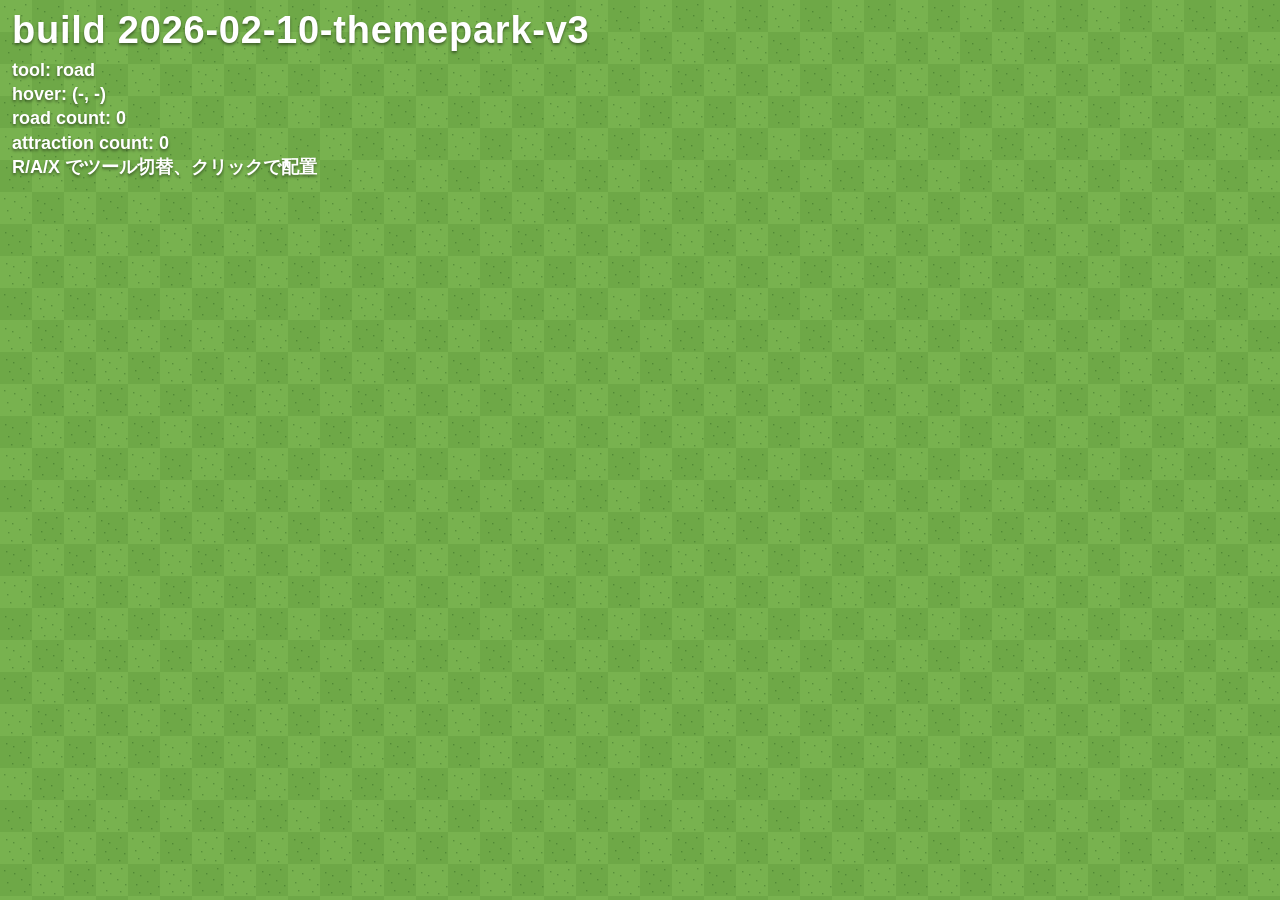
<file: apps/themepark/index.html>
<!doctype html>
<html lang="ja">
  <head>
    <meta charset="UTF-8" />
    <meta name="viewport" content="width=device-width, initial-scale=1.0" />
    <title>build 2026-02-10-themepark-v3</title>
    <style>
      :root {
        color-scheme: light;
      }

      * {
        box-sizing: border-box;
      }

      html,
      body {
        margin: 0;
        width: 100%;
        height: 100%;
        overflow: hidden;
        font-family: "Segoe UI", "Hiragino Kaku Gothic ProN", "Meiryo", sans-serif;
        background: #6a9f43;
      }

      #hud {
        position: fixed;
        top: 10px;
        left: 12px;
        z-index: 10;
        color: #ffffff;
        text-shadow: 0 2px 3px rgba(0, 0, 0, 0.45);
        user-select: none;
        pointer-events: none;
        max-width: min(92vw, 820px);
      }

      #hud-build {
        font-size: clamp(22px, 3vw, 38px);
        font-weight: 800;
        line-height: 1.1;
        letter-spacing: 0.02em;
        margin-bottom: 6px;
      }

      #hud-meta {
        font-size: clamp(13px, 1.5vw, 18px);
        line-height: 1.35;
        font-weight: 600;
      }

      #hud-message {
        min-height: 1.35em;
      }

      #game-canvas {
        display: block;
        width: 100vw;
        height: 100vh;
      }
    </style>
  </head>
  <body>
    <div id="hud" aria-live="polite">
      <div id="hud-build">build 2026-02-10-themepark-v3</div>
      <div id="hud-meta">
        <div id="hud-tool">tool: road</div>
        <div id="hud-hover">hover: (-, -)</div>
        <div id="hud-road-count">road count: 0</div>
        <div id="hud-attraction-count">attraction count: 0</div>
        <div>R/A/X でツール切替、クリックで配置</div>
        <div id="hud-message"></div>
      </div>
    </div>
    <canvas id="game-canvas" aria-label="草地タイル表示"></canvas>

    <!--
      動作確認手順
      1) 直接開く方法
         - apps/themepark/index.html を Chrome で直接開く。
      2) 直接開いて問題がある場合の簡易サーバ手順
         - このリポジトリのルートで以下を実行:
           py -m http.server 8000
           (または python -m http.server 8000)
         - Chrome で http://localhost:8000/apps/themepark/index.html を開く。
      3) ステップ3確認
         - R/A/X でツール切替ができる。
         - 道ツールで道をトグル配置できる。
         - 施設は道に上下左右で隣接する草地にのみ置ける。
         - 消しゴムで道/施設を消せる（重なり時は施設優先）。
         - リサイズ後も道と施設が残る。
    -->

    <script>
      (() => {
        "use strict";

        const BUILD_LABEL = "build 2026-02-10-themepark-v3";
        const TILE_SIZE = 32;
        const BASE_A = "#78b24f";
        const BASE_B = "#6ea847";
        const SPECK = "rgba(24, 71, 20, 0.32)";
        const ROAD_FILL = "#8b8f95";
        const ROAD_EDGE = "rgba(255, 255, 255, 0.22)";
        const ATTRACTION_FILL = "#d4682f";
        const ATTRACTION_MARK = "#ffe4a8";
        const HOVER_FILL = "rgba(255, 255, 220, 0.23)";
        const HOVER_EDGE = "rgba(255, 255, 255, 0.8)";
        const TOOL_ROAD = "road";
        const TOOL_ATTRACTION = "attraction";
        const TOOL_ERASE = "erase";

        const canvas = document.getElementById("game-canvas");
        const ctx = canvas.getContext("2d", { alpha: false });
        const hudBuild = document.getElementById("hud-build");
        const hudTool = document.getElementById("hud-tool");
        const hudHover = document.getElementById("hud-hover");
        const hudRoadCount = document.getElementById("hud-road-count");
        const hudAttractionCount = document.getElementById("hud-attraction-count");
        const hudMessage = document.getElementById("hud-message");

        const roadTiles = new Set();
        const attractionTiles = new Set();
        let hoverTile = null;
        let currentTool = TOOL_ROAD;
        let hudFlashMessage = "";
        let cssWidth = 0;
        let cssHeight = 0;
        let dpr = 1;

        hudBuild.textContent = BUILD_LABEL;
        document.title = BUILD_LABEL;

        const speckPattern = [
          [4, 6],
          [12, 9],
          [24, 4],
          [7, 18],
          [19, 15],
          [28, 20],
          [10, 26],
          [22, 27]
        ];

        function tileKey(x, y) {
          return `${x},${y}`;
        }

        function parseTileKey(key) {
          const [xText, yText] = key.split(",");
          return {
            x: Number.parseInt(xText, 10),
            y: Number.parseInt(yText, 10)
          };
        }

        function setMessage(text) {
          hudFlashMessage = text;
        }

        function updateHud() {
          hudTool.textContent = `tool: ${currentTool}`;
          if (hoverTile) {
            hudHover.textContent = `hover: (${hoverTile.x}, ${hoverTile.y})`;
          } else {
            hudHover.textContent = "hover: (-, -)";
          }
          hudRoadCount.textContent = `road count: ${roadTiles.size}`;
          hudAttractionCount.textContent = `attraction count: ${attractionTiles.size}`;
          hudMessage.textContent = hudFlashMessage;
        }

        function resizeCanvasAndRender() {
          dpr = Math.max(1, window.devicePixelRatio || 1);
          cssWidth = window.innerWidth;
          cssHeight = window.innerHeight;

          canvas.width = Math.floor(cssWidth * dpr);
          canvas.height = Math.floor(cssHeight * dpr);

          ctx.setTransform(dpr, 0, 0, dpr, 0, 0);
          ctx.imageSmoothingEnabled = false;

          render();
        }

        function getPointerTile(event) {
          const rect = canvas.getBoundingClientRect();
          const localX = event.clientX - rect.left;
          const localY = event.clientY - rect.top;

          if (localX < 0 || localY < 0 || localX >= rect.width || localY >= rect.height) {
            return null;
          }

          const scaleX = canvas.width / rect.width;
          const scaleY = canvas.height / rect.height;
          const cssX = (localX * scaleX) / dpr;
          const cssY = (localY * scaleY) / dpr;

          return {
            x: Math.floor(cssX / TILE_SIZE),
            y: Math.floor(cssY / TILE_SIZE)
          };
        }

        function drawGrassAndSpecks(cols, rows) {
          for (let y = 0; y < rows; y += 1) {
            for (let x = 0; x < cols; x += 1) {
              const px = x * TILE_SIZE;
              const py = y * TILE_SIZE;

              ctx.fillStyle = (x + y) % 2 === 0 ? BASE_A : BASE_B;
              ctx.fillRect(px, py, TILE_SIZE, TILE_SIZE);

              ctx.fillStyle = SPECK;
              for (let i = 0; i < speckPattern.length; i += 1) {
                const point = speckPattern[i];
                const ox = point[0] + ((x * 13 + y * 7 + i * 5) % 3);
                const oy = point[1] + ((x * 5 + y * 11 + i * 3) % 3);
                ctx.fillRect(px + ox, py + oy, 1.4, 1.4);
              }
            }
          }
        }

        function drawRoads(cols, rows) {
          roadTiles.forEach((key) => {
            const tile = parseTileKey(key);
            if (tile.x < 0 || tile.y < 0 || tile.x >= cols || tile.y >= rows) {
              return;
            }
            const px = tile.x * TILE_SIZE;
            const py = tile.y * TILE_SIZE;

            ctx.fillStyle = ROAD_FILL;
            ctx.fillRect(px, py, TILE_SIZE, TILE_SIZE);

            ctx.strokeStyle = ROAD_EDGE;
            ctx.lineWidth = 1;
            ctx.strokeRect(px + 0.5, py + 0.5, TILE_SIZE - 1, TILE_SIZE - 1);
          });
        }

        function drawAttractions(cols, rows) {
          attractionTiles.forEach((key) => {
            const tile = parseTileKey(key);
            if (tile.x < 0 || tile.y < 0 || tile.x >= cols || tile.y >= rows) {
              return;
            }
            const px = tile.x * TILE_SIZE;
            const py = tile.y * TILE_SIZE;
            const cx = px + TILE_SIZE / 2;
            const cy = py + TILE_SIZE / 2;

            ctx.fillStyle = ATTRACTION_FILL;
            ctx.fillRect(px + 4, py + 4, TILE_SIZE - 8, TILE_SIZE - 8);

            ctx.strokeStyle = "rgba(255, 255, 255, 0.33)";
            ctx.lineWidth = 1;
            ctx.strokeRect(px + 4.5, py + 4.5, TILE_SIZE - 9, TILE_SIZE - 9);

            ctx.beginPath();
            ctx.fillStyle = ATTRACTION_MARK;
            ctx.arc(cx, cy, 5, 0, Math.PI * 2);
            ctx.fill();
          });
        }

        function drawHover() {
          if (!hoverTile) {
            return;
          }
          const px = hoverTile.x * TILE_SIZE;
          const py = hoverTile.y * TILE_SIZE;

          ctx.fillStyle = HOVER_FILL;
          ctx.fillRect(px, py, TILE_SIZE, TILE_SIZE);

          ctx.strokeStyle = HOVER_EDGE;
          ctx.lineWidth = 2;
          ctx.strokeRect(px + 1, py + 1, TILE_SIZE - 2, TILE_SIZE - 2);
        }

        function render() {
          const cols = Math.ceil(cssWidth / TILE_SIZE);
          const rows = Math.ceil(cssHeight / TILE_SIZE);

          drawGrassAndSpecks(cols, rows);
          drawRoads(cols, rows);
          drawAttractions(cols, rows);
          drawHover();
          updateHud();
        }

        function hasAdjacentRoad(tile) {
          const directions = [
            [1, 0],
            [-1, 0],
            [0, 1],
            [0, -1]
          ];

          for (let i = 0; i < directions.length; i += 1) {
            const d = directions[i];
            const key = tileKey(tile.x + d[0], tile.y + d[1]);
            if (roadTiles.has(key)) {
              return true;
            }
          }
          return false;
        }

        function applyRoadTool(tile) {
          const key = tileKey(tile.x, tile.y);
          if (roadTiles.has(key)) {
            roadTiles.delete(key);
            setMessage("道を削除しました");
            return;
          }

          roadTiles.add(key);
          setMessage("道を配置しました");
        }

        function applyAttractionTool(tile) {
          const key = tileKey(tile.x, tile.y);

          if (roadTiles.has(key)) {
            setMessage("道の上には施設を置けません");
            return;
          }

          if (attractionTiles.has(key)) {
            setMessage("その場所にはすでに施設があります");
            return;
          }

          if (!hasAdjacentRoad(tile)) {
            setMessage("道の隣に置いてください");
            return;
          }

          attractionTiles.add(key);
          setMessage("施設を配置しました");
        }

        function applyEraseTool(tile) {
          const key = tileKey(tile.x, tile.y);
          if (attractionTiles.has(key)) {
            attractionTiles.delete(key);
            setMessage("施設を削除しました");
            return;
          }

          if (roadTiles.has(key)) {
            roadTiles.delete(key);
            setMessage("道を削除しました");
            return;
          }

          setMessage("削除できる対象がありません");
        }

        function onPointerMove(event) {
          hoverTile = getPointerTile(event);
          render();
        }

        function onPointerLeave() {
          hoverTile = null;
          render();
        }

        function onClick(event) {
          const tile = getPointerTile(event);
          if (!tile) {
            return;
          }

          hoverTile = tile;
          if (currentTool === TOOL_ROAD) {
            applyRoadTool(tile);
          } else if (currentTool === TOOL_ATTRACTION) {
            applyAttractionTool(tile);
          } else {
            applyEraseTool(tile);
          }

          render();
        }

        function onKeyDown(event) {
          const key = event.key.toLowerCase();
          if (key === "r") {
            currentTool = TOOL_ROAD;
            setMessage("ツールを road に切り替えました");
          } else if (key === "a") {
            currentTool = TOOL_ATTRACTION;
            setMessage("ツールを attraction に切り替えました");
          } else if (key === "x") {
            currentTool = TOOL_ERASE;
            setMessage("ツールを erase に切り替えました");
          } else {
            return;
          }
          render();
        }

        window.addEventListener("resize", resizeCanvasAndRender);
        window.addEventListener("keydown", onKeyDown);
        canvas.addEventListener("mousemove", onPointerMove);
        canvas.addEventListener("mouseleave", onPointerLeave);
        canvas.addEventListener("click", onClick);

        resizeCanvasAndRender();
      })();
    </script>
  </body>
</html>
</file>
